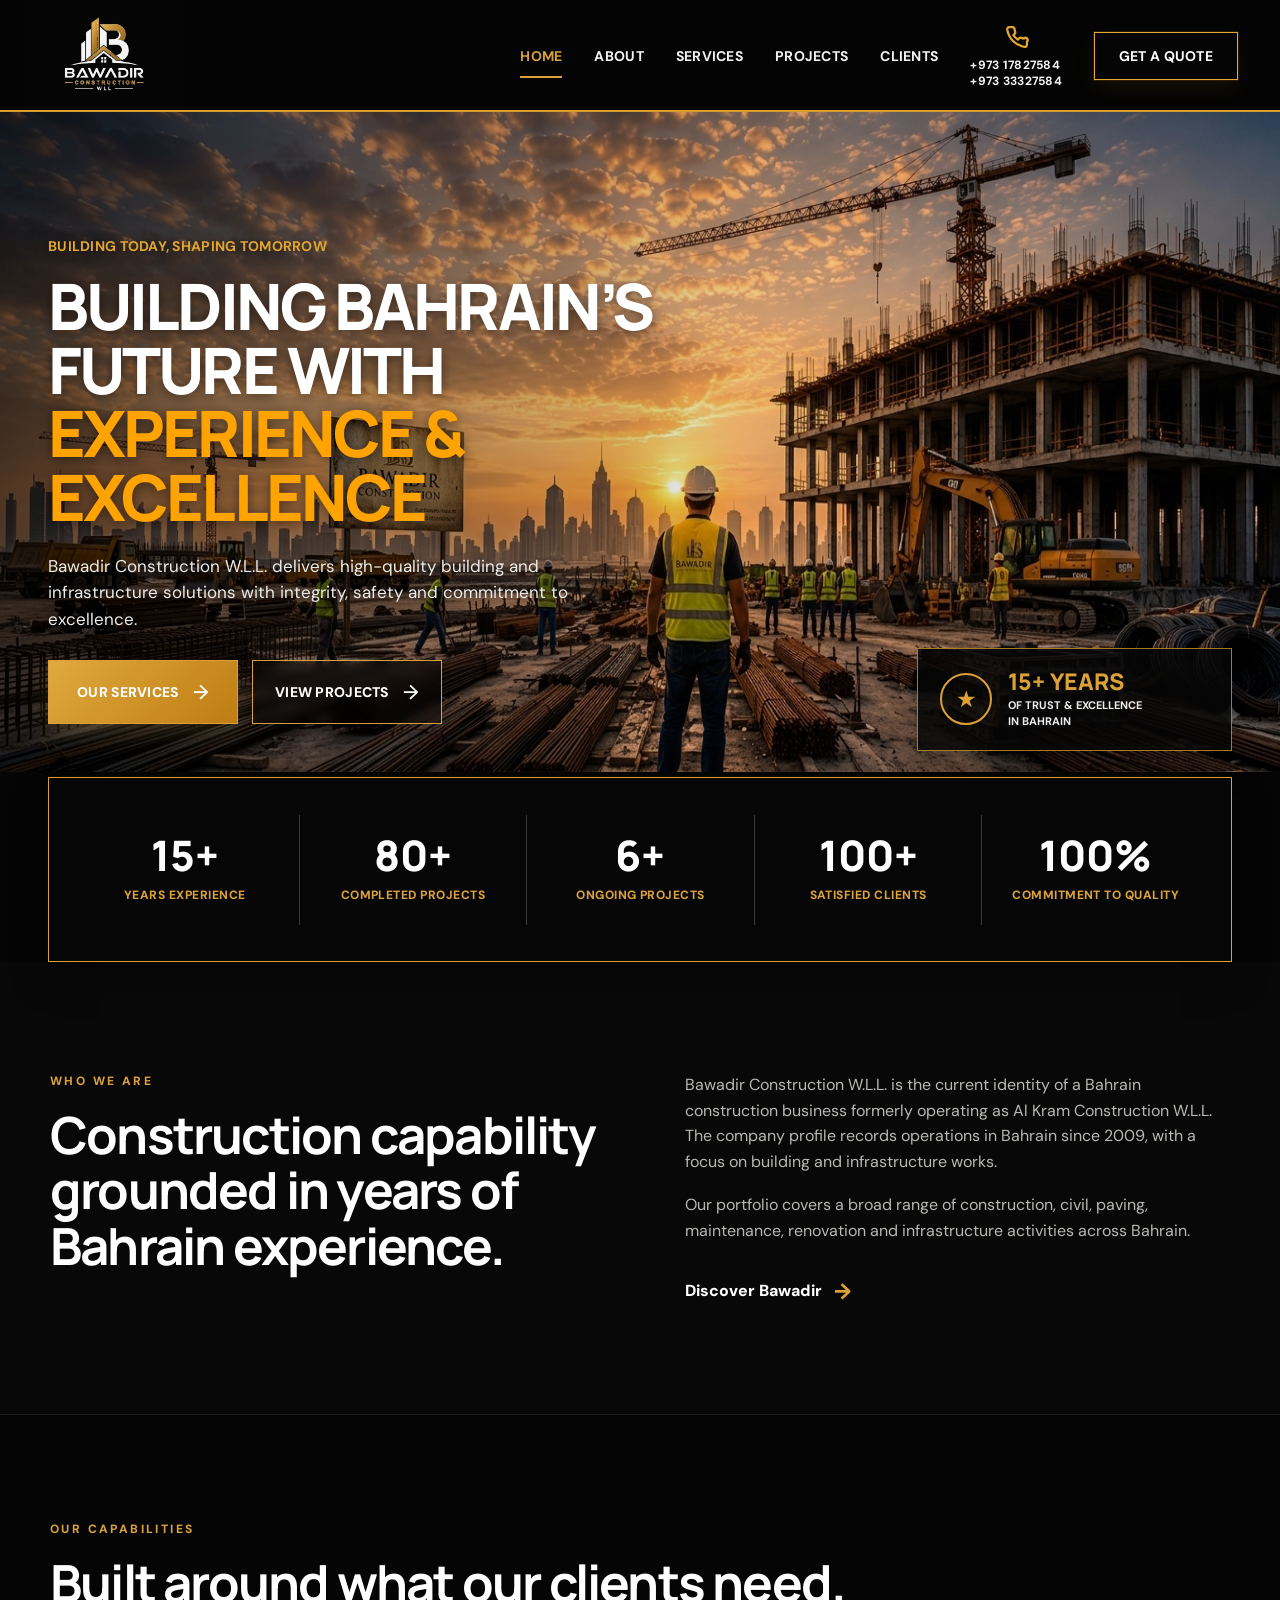
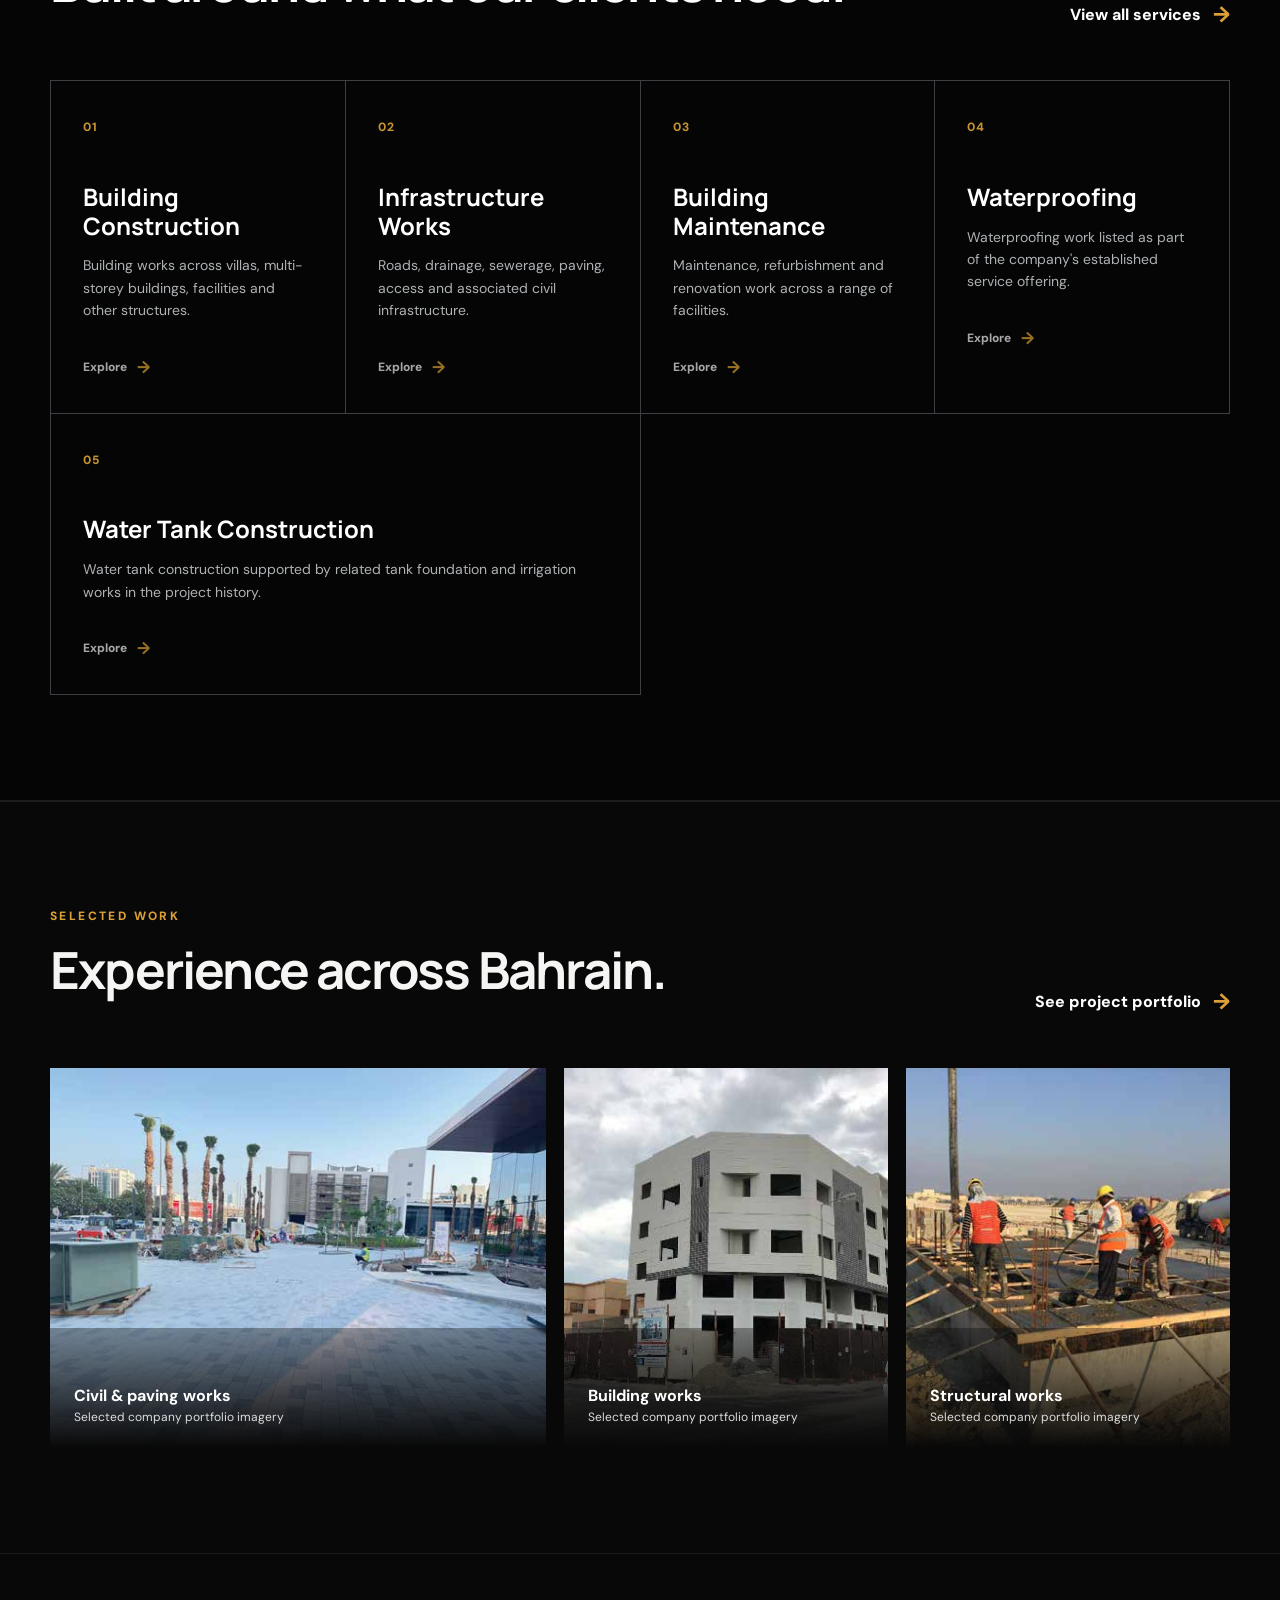
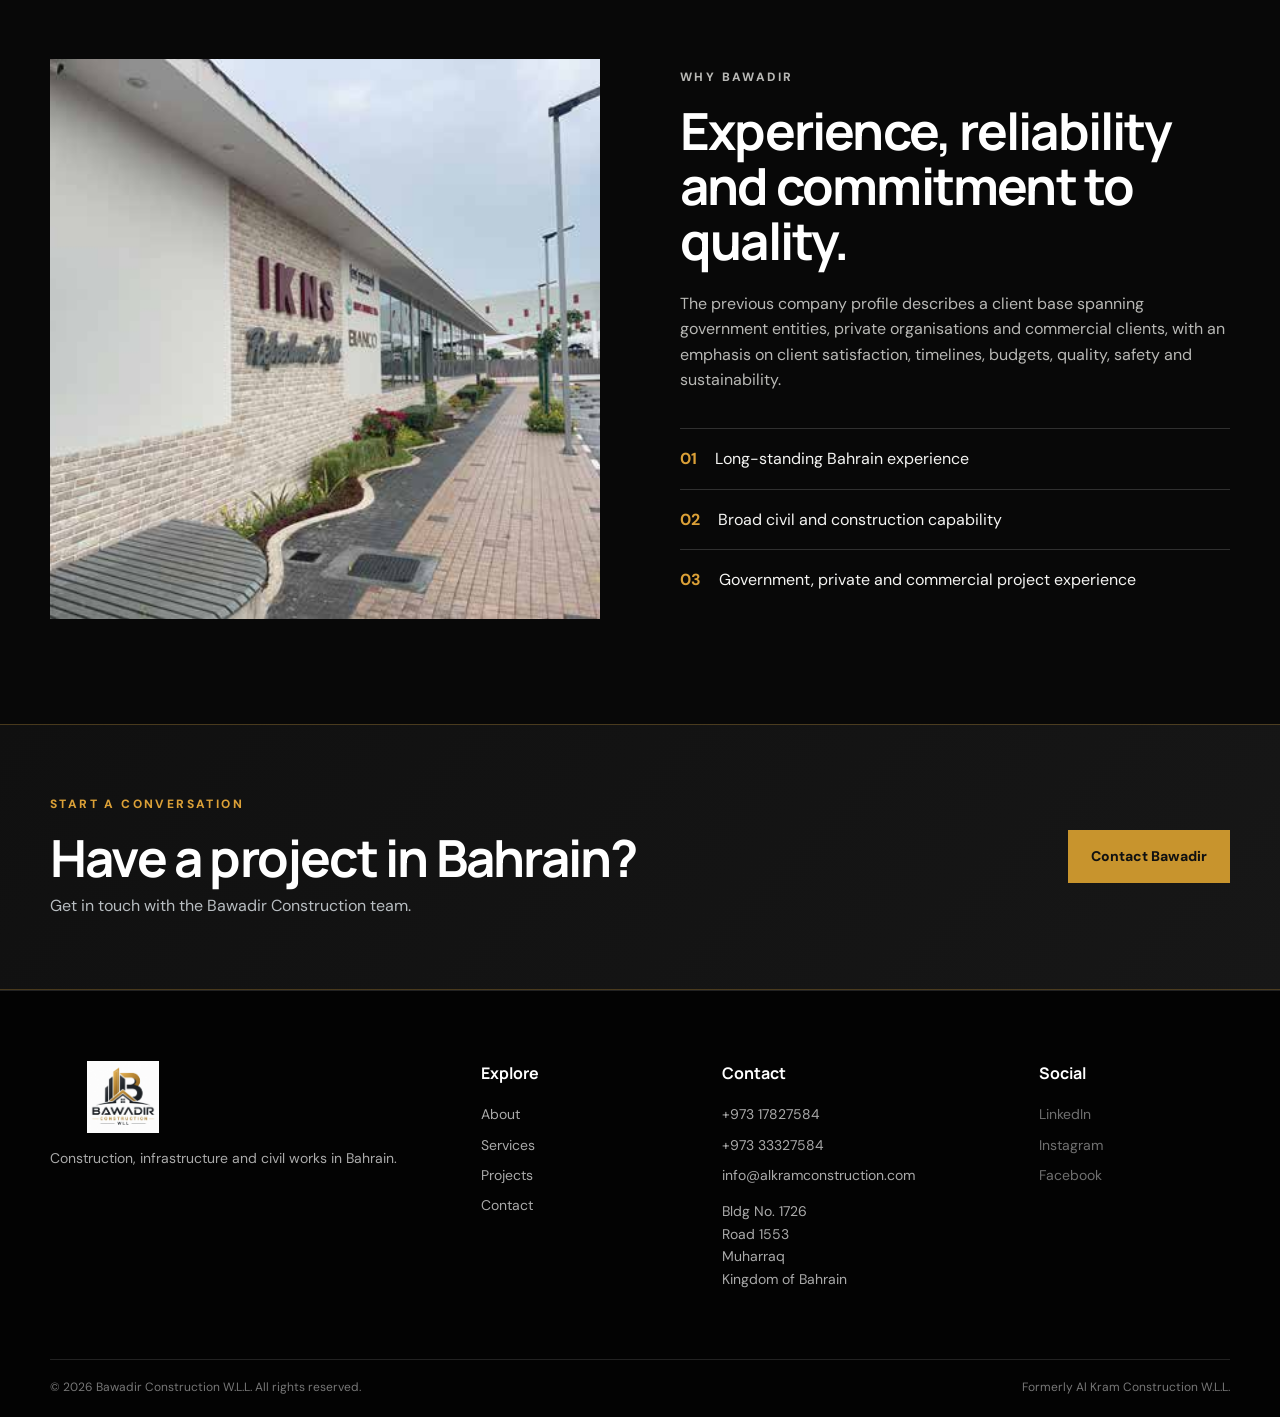
<file: index.html>
<!doctype html>
<html lang="en">
<head>
  <meta charset="utf-8">
  <meta name="viewport" content="width=device-width, initial-scale=1">
  <title>Bawadir Construction W.L.L. | Construction & Infrastructure | Bahrain</title>
  <meta name="description" content="Bawadir Construction W.L.L. is a Bahrain-based construction company with experience in building construction, infrastructure works, maintenance, waterproofing and water tank construction.">
  <meta name="theme-color" content="#c8942d">
  <link rel="icon" href="assets/logo.jpg">
  <link rel="preconnect" href="https://fonts.googleapis.com">
  <link rel="preconnect" href="https://fonts.gstatic.com" crossorigin>
  <link href="https://fonts.googleapis.com/css2?family=DM+Sans:wght@400;500;600;700&family=Manrope:wght@600;700;800&display=swap" rel="stylesheet">
  <link rel="stylesheet" href="styles.css">
  <style>
    /* Mobile home hero refinement only */
    @media (max-width: 850px) {
      body.home-dark .hero-home-dark .hero-media {
        background-image:
          linear-gradient(90deg,rgba(0,0,0,.68) 0%,rgba(0,0,0,.45) 45%,rgba(0,0,0,.26) 72%,rgba(0,0,0,0) 100%),
          url('assets/bawadir-hero-final.png') !important;
      }
    }

    body.home-dark .hero-home-dark h1 span {
      color: #ffa300;
    }
  </style>
</head>
<body class="home-dark">
  <header class="site-header" id="site-header">
  <div class="nav-wrap">
    <a class="brand" href="index.html" aria-label="Bawadir Construction home"><img src="assets/logo-dark.png" alt="Bawadir Construction W.L.L. logo"></a>
    <button class="menu-toggle" aria-label="Open navigation" aria-expanded="false">☰</button>
    <nav class="nav" aria-label="Primary navigation">
      <a class="active" href="index.html">Home</a>
      <a href="about.html">About</a>
      <a href="services.html">Services</a>
      <a href="projects.html">Projects</a>
      <a href="about.html#clients">Clients</a>
      <span class="header-phone" aria-label="Bawadir phone numbers"><span class="phone-icon" aria-hidden="true"><svg viewBox="0 0 24 24" fill="none" stroke="currentColor" stroke-width="2.2" stroke-linecap="round" stroke-linejoin="round"><path d="M22 16.92v3a2 2 0 0 1-2.18 2A19.8 19.8 0 0 1 3.08 5.18 2 2 0 0 1 5.06 3h3a2 2 0 0 1 2 1.72c.12.9.33 1.77.63 2.61a2 2 0 0 1-.45 2.11L9 10.71a16 16 0 0 0 4.29 4.29l1.27-1.27a2 2 0 0 1 2.11-.45c.84.3 1.71.51 2.61.63A2 2 0 0 1 22 16.92z"/></svg></span><span class="phone-numbers"><a href="tel:+97317827584">+973 17827584</a><a href="tel:+97333327584">+973 33327584</a></span></span>
      <a href="contact.html" class="nav-cta">Get a Quote</a>
    </nav>
  </div>
</header>

  <main>
    <section class="hero hero-light hero-home-dark">
      <div class="hero-media" aria-hidden="true"></div>
      <div class="container hero-content">
        <div class="hero-main">
          <p class="eyebrow">BUILDING TODAY, SHAPING TOMORROW</p>
          <h1>Building Bahrain’s<br>future with <span>experience &amp; excellence</span></h1>
          <p class="hero-copy">Bawadir Construction W.L.L. delivers high-quality building and infrastructure solutions with integrity, safety and commitment to excellence.</p>
          <div class="hero-actions">
            <a class="button button-gold" href="services.html">Our services <b>→</b></a>
            <a class="button button-outline" href="projects.html">View projects <b>→</b></a>
          </div>
        </div>
        <div class="hero-trust" aria-label="15 plus years of trust and excellence in Bahrain">
          <span class="trust-icon">★</span>
          <div><strong>15+ YEARS</strong><small>OF TRUST &amp; EXCELLENCE<br>IN BAHRAIN</small></div>
        </div>
        <div class="hero-stats hero-stats-card">
          <div><strong>15+</strong><span>YEARS EXPERIENCE</span></div>
          <div><strong>80+</strong><span>COMPLETED PROJECTS</span></div>
          <div><strong>6+</strong><span>ONGOING PROJECTS</span></div>
          <div><strong>100+</strong><span>SATISFIED CLIENTS</span></div>
          <div><strong>100%</strong><span>COMMITMENT TO QUALITY</span></div>
        </div>
      </div>
    </section>

    <section class="section intro-section">
      <div class="container two-col">
        <div>
          <p class="eyebrow">WHO WE ARE</p>
          <h2>Construction capability grounded in years of Bahrain experience.</h2>
        </div>
        <div class="body-copy">
          <p>Bawadir Construction W.L.L. is the current identity of a Bahrain construction business formerly operating as Al Kram Construction W.L.L. The company profile records operations in Bahrain since 2009, with a focus on building and infrastructure works.</p>
          <p>Our portfolio covers a broad range of construction, civil, paving, maintenance, renovation and infrastructure activities across Bahrain.</p>
          <a class="text-link" href="about.html">Discover Bawadir <span>→</span></a>
        </div>
      </div>
    </section>

    <section class="section dark-section">
      <div class="container">
        <div class="section-heading light-heading">
          <div><p class="eyebrow">OUR CAPABILITIES</p><h2>Built around what our clients need.</h2></div>
          <a class="text-link light-link" href="services.html">View all services <span>→</span></a>
        </div>
        <div class="service-grid">
          <article class="service-card"><span>01</span><h3>Building Construction</h3><p>Building works across villas, multi-storey buildings, facilities and other structures.</p><a href="services.html">Explore <b>→</b></a></article>
          <article class="service-card"><span>02</span><h3>Infrastructure Works</h3><p>Roads, drainage, sewerage, paving, access and associated civil infrastructure.</p><a href="services.html">Explore <b>→</b></a></article>
          <article class="service-card"><span>03</span><h3>Building Maintenance</h3><p>Maintenance, refurbishment and renovation work across a range of facilities.</p><a href="services.html">Explore <b>→</b></a></article>
          <article class="service-card"><span>04</span><h3>Waterproofing</h3><p>Waterproofing work listed as part of the company's established service offering.</p><a href="services.html">Explore <b>→</b></a></article>
          <article class="service-card service-card-wide"><span>05</span><h3>Water Tank Construction</h3><p>Water tank construction supported by related tank foundation and irrigation works in the project history.</p><a href="services.html">Explore <b>→</b></a></article>
        </div>
      </div>
    </section>

    <section class="section projects-preview">
      <div class="container">
        <div class="section-heading">
          <div><p class="eyebrow">SELECTED WORK</p><h2>Experience across Bahrain.</h2></div>
          <a class="text-link" href="projects.html">See project portfolio <span>→</span></a>
        </div>
        <div class="photo-grid">
          <figure class="photo-card photo-large"><img src="assets/projects/img-095.jpg" alt="Paved outdoor project area in Bahrain"><figcaption><strong>Civil & paving works</strong><span>Selected company portfolio imagery</span></figcaption></figure>
          <figure class="photo-card"><img src="assets/projects/img-031.jpg" alt="Multi-storey building under construction"><figcaption><strong>Building works</strong><span>Selected company portfolio imagery</span></figcaption></figure>
          <figure class="photo-card"><img src="assets/projects/img-084.jpg" alt="Construction team working on a building structure"><figcaption><strong>Structural works</strong><span>Selected company portfolio imagery</span></figcaption></figure>
        </div>
      </div>
    </section>

    <section class="section values-section" id="clients">
      <div class="container value-layout">
        <div class="value-image"><img src="assets/projects/img-101.jpg" alt="Completed commercial facility and surrounding works"></div>
        <div class="value-content">
          <p class="eyebrow">WHY BAWADIR</p>
          <h2>Experience, reliability and commitment to quality.</h2>
          <p>The previous company profile describes a client base spanning government entities, private organisations and commercial clients, with an emphasis on client satisfaction, timelines, budgets, quality, safety and sustainability.</p>
          <div class="mini-points">
            <div><b>01</b><span>Long-standing Bahrain experience</span></div>
            <div><b>02</b><span>Broad civil and construction capability</span></div>
            <div><b>03</b><span>Government, private and commercial project experience</span></div>
          </div>
        </div>
      </div>
    </section>

    <section class="cta-section">
      <div class="container cta-inner">
        <div><p class="eyebrow">START A CONVERSATION</p><h2>Have a project in Bahrain?</h2><p>Get in touch with the Bawadir Construction team.</p></div>
        <a class="button button-gold" href="contact.html">Contact Bawadir</a>
      </div>
    </section>
  </main>

  <footer class="footer">
    <div class="container footer-grid">
      <div><img class="footer-logo" src="assets/logo.jpg" alt="Bawadir Construction W.L.L."><p>Construction, infrastructure and civil works in Bahrain.</p></div>
      <div><h4>Explore</h4><a href="about.html">About</a><a href="services.html">Services</a><a href="projects.html">Projects</a><a href="contact.html">Contact</a></div>
      <div><h4>Contact</h4><a href="tel:+97317827584">+973 17827584</a><a href="tel:+97333327584">+973 33327584</a><a href="mailto:info@alkramconstruction.com">info@alkramconstruction.com</a><p>Bldg No. 1726, Road 1553<br>Muharraq, Kingdom of Bahrain</p></div>
      <div><h4>Social</h4><a class="placeholder" href="#" aria-label="LinkedIn placeholder">LinkedIn</a><a class="placeholder" href="#" aria-label="Instagram placeholder">Instagram</a><a class="placeholder" href="#" aria-label="Facebook placeholder">Facebook</a></div>
    </div>
    <div class="container footer-bottom"><span>© <span id="year"></span> Bawadir Construction W.L.L. All rights reserved.</span><span>Formerly Al Kram Construction W.L.L.</span></div>
  </footer>
  <script src="config.js"></script><script src="script.js"></script>
</body>
</html>
</file>
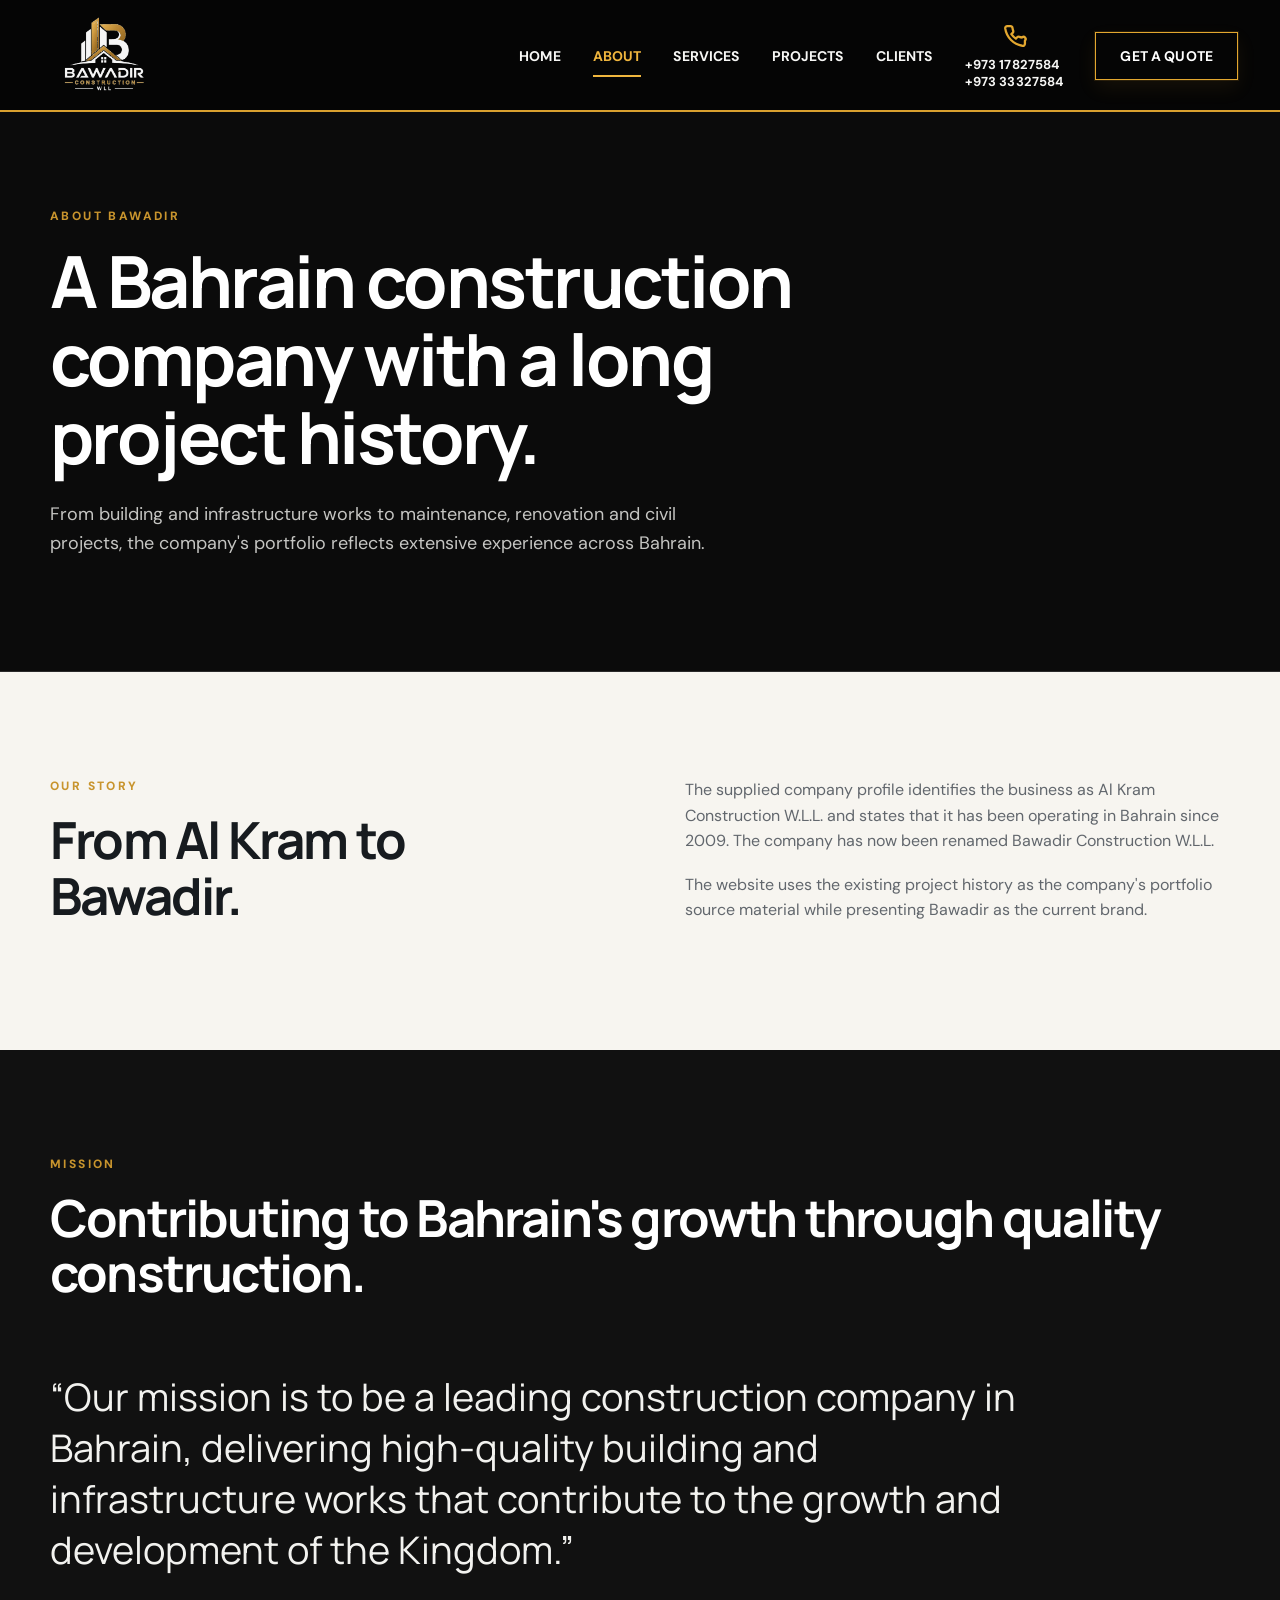
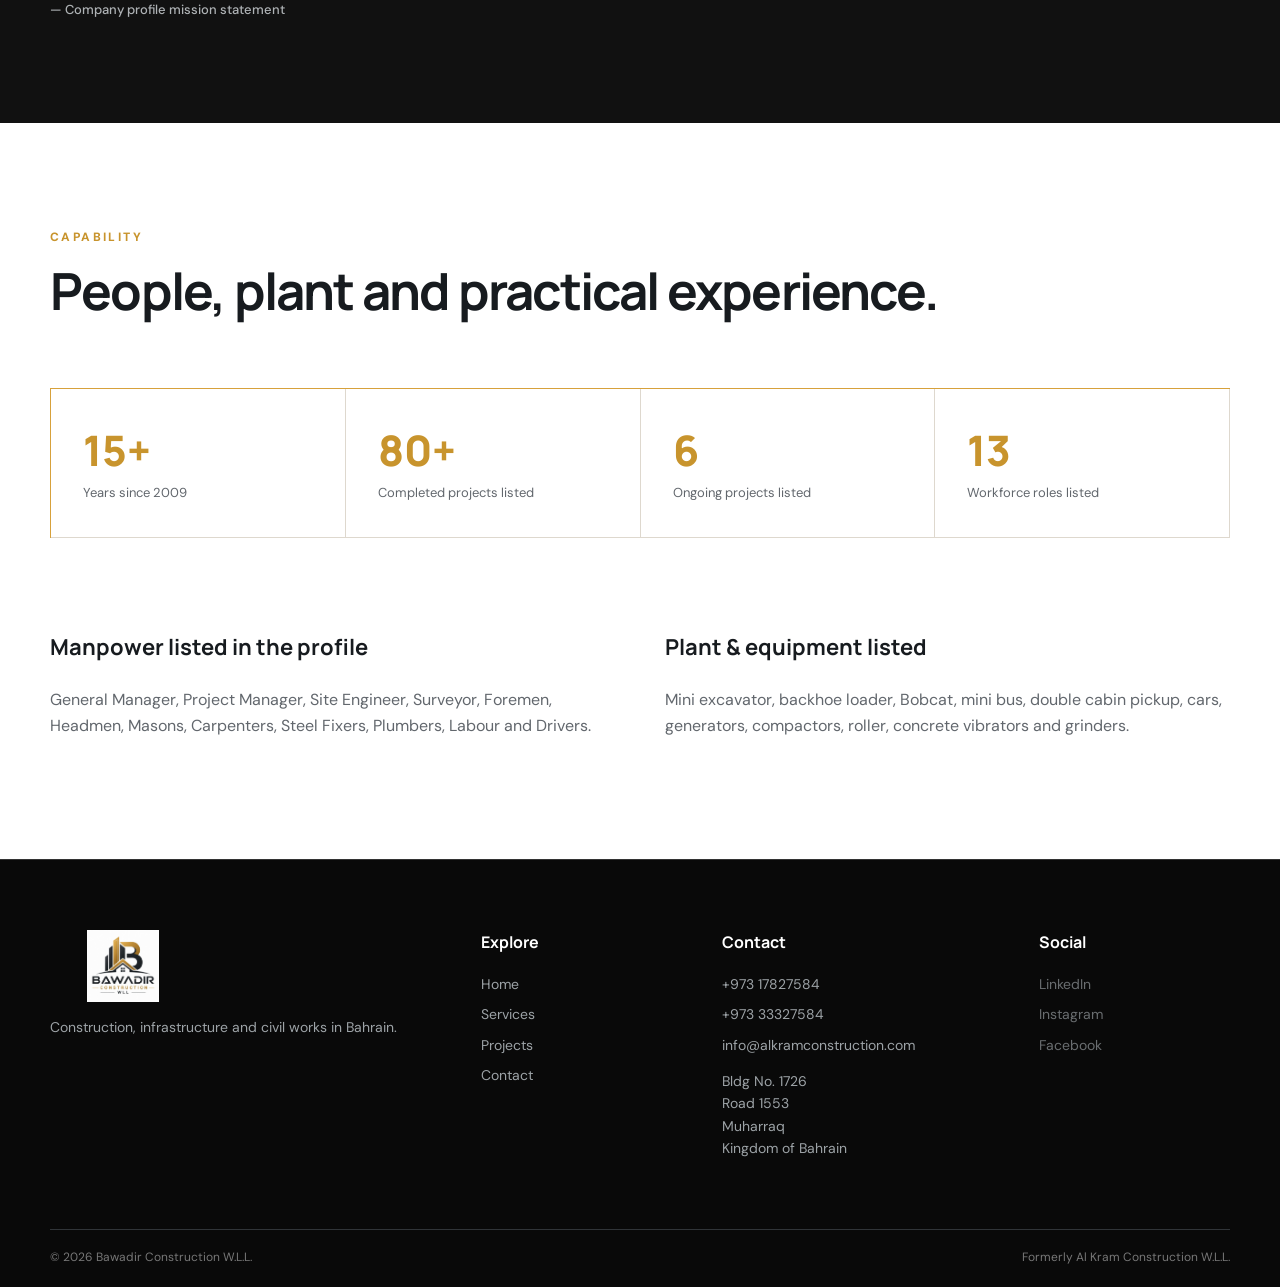
<file: about.html>
<!doctype html><html lang="en"><head><meta charset="utf-8"><meta name="viewport" content="width=device-width, initial-scale=1"><title>About | Bawadir Construction W.L.L.</title><meta name="description" content="About Bawadir Construction W.L.L., a Bahrain construction company operating since 2009 under its former Al Kram identity."><link rel="icon" href="assets/logo.jpg"><link rel="preconnect" href="https://fonts.googleapis.com"><link rel="preconnect" href="https://fonts.gstatic.com" crossorigin><link href="https://fonts.googleapis.com/css2?family=DM+Sans:wght@400;500;600;700&family=Manrope:wght@600;700;800&display=swap" rel="stylesheet"><link rel="stylesheet" href="styles.css"></head><body class="about-page">
<header class="site-header" id="site-header">
  <div class="nav-wrap">
    <a class="brand" href="index.html" aria-label="Bawadir Construction home"><img src="assets/logo-dark.png" alt="Bawadir Construction W.L.L. logo"></a>
    <button class="menu-toggle" aria-label="Open navigation" aria-expanded="false">☰</button>
    <nav class="nav" aria-label="Primary navigation">
      <a href="index.html">Home</a>
      <a class="active" href="about.html">About</a>
      <a href="services.html">Services</a>
      <a href="projects.html">Projects</a>
      <a href="about.html#clients">Clients</a>
      <span class="header-phone" aria-label="Bawadir phone numbers"><span class="phone-icon" aria-hidden="true"><svg viewBox="0 0 24 24" fill="none" stroke="currentColor" stroke-width="2.2" stroke-linecap="round" stroke-linejoin="round"><path d="M22 16.92v3a2 2 0 0 1-2.18 2A19.8 19.8 0 0 1 3.08 5.18 2 2 0 0 1 5.06 3h3a2 2 0 0 1 2 1.72c.12.9.33 1.77.63 2.61a2 2 0 0 1-.45 2.11L9 10.71a16 16 0 0 0 4.29 4.29l1.27-1.27a2 2 0 0 1 2.11-.45c.84.3 1.71.51 2.61.63A2 2 0 0 1 22 16.92z"/></svg></span><span class="phone-numbers"><a href="tel:+97317827584">+973 17827584</a><a href="tel:+97333327584">+973 33327584</a></span></span>
      <a href="contact.html" class="nav-cta">Get a Quote</a>
    </nav>
  </div>
</header>
<main><section class="page-hero"><div class="container"><p class="eyebrow">ABOUT BAWADIR</p><h1>A Bahrain construction company with a long project history.</h1><p>From building and infrastructure works to maintenance, renovation and civil projects, the company's portfolio reflects extensive experience across Bahrain.</p></div></section>
<section class="section"><div class="container two-col"><div><p class="eyebrow">OUR STORY</p><h2>From Al Kram to Bawadir.</h2></div><div class="body-copy"><p>The supplied company profile identifies the business as Al Kram Construction W.L.L. and states that it has been operating in Bahrain since 2009. The company has now been renamed Bawadir Construction W.L.L.</p><p>The website uses the existing project history as the company's portfolio source material while presenting Bawadir as the current brand.</p></div></div></section>
<section class="section sand-section"><div class="container"><div class="section-heading"><div><p class="eyebrow">MISSION</p><h2>Contributing to Bahrain's growth through quality construction.</h2></div></div><div class="quote">“Our mission is to be a leading construction company in Bahrain, delivering high-quality building and infrastructure works that contribute to the growth and development of the Kingdom.”<span>— Company profile mission statement</span></div></div></section>
<section class="section"><div class="container"><div class="section-heading"><div><p class="eyebrow">CAPABILITY</p><h2>People, plant and practical experience.</h2></div></div><div class="stats-grid"><div><strong>15+</strong><span>Years since 2009</span></div><div><strong>80+</strong><span>Completed projects listed</span></div><div><strong>6</strong><span>Ongoing projects listed</span></div><div><strong>13</strong><span>Workforce roles listed</span></div></div><div class="two-col detail-cols"><div><h3>Manpower listed in the profile</h3><p>General Manager, Project Manager, Site Engineer, Surveyor, Foremen, Headmen, Masons, Carpenters, Steel Fixers, Plumbers, Labour and Drivers.</p></div><div><h3>Plant & equipment listed</h3><p>Mini excavator, backhoe loader, Bobcat, mini bus, double cabin pickup, cars, generators, compactors, roller, concrete vibrators and grinders.</p></div></div></div></section></main>
<footer class="footer"><div class="container footer-grid"><div><img class="footer-logo" src="assets/logo.jpg" alt="Bawadir Construction W.L.L."><p>Construction, infrastructure and civil works in Bahrain.</p></div><div><h4>Explore</h4><a href="index.html">Home</a><a href="services.html">Services</a><a href="projects.html">Projects</a><a href="contact.html">Contact</a></div><div><h4>Contact</h4><a href="tel:+97317827584">+973 17827584</a><a href="tel:+97333327584">+973 33327584</a><a href="mailto:info@alkramconstruction.com">info@alkramconstruction.com</a><p>Bldg No. 1726, Road 1553<br>Muharraq, Kingdom of Bahrain</p></div><div><h4>Social</h4><a class="placeholder" href="#">LinkedIn</a><a class="placeholder" href="#">Instagram</a><a class="placeholder" href="#">Facebook</a></div></div><div class="container footer-bottom"><span>© <span id="year"></span> Bawadir Construction W.L.L.</span><span>Formerly Al Kram Construction W.L.L.</span></div></footer><script src="config.js"></script><script src="script.js"></script></body></html>
</file>
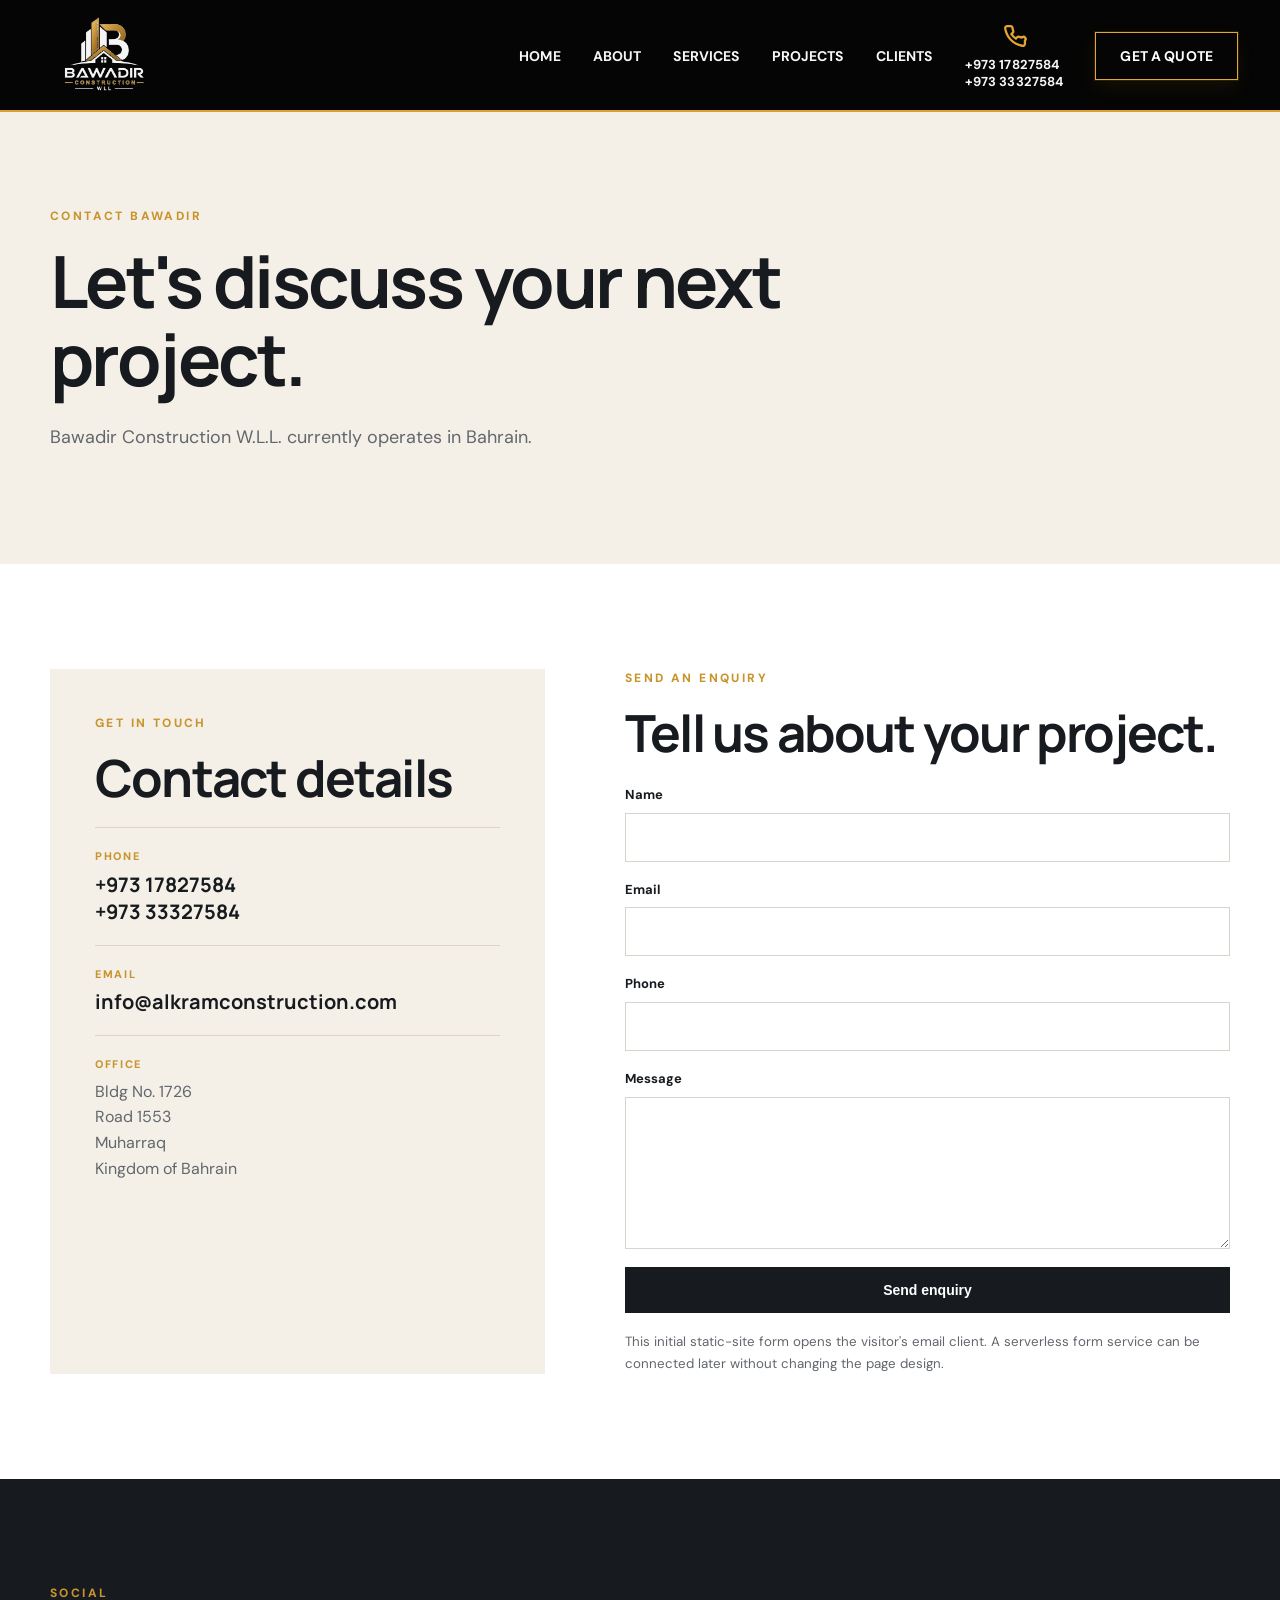
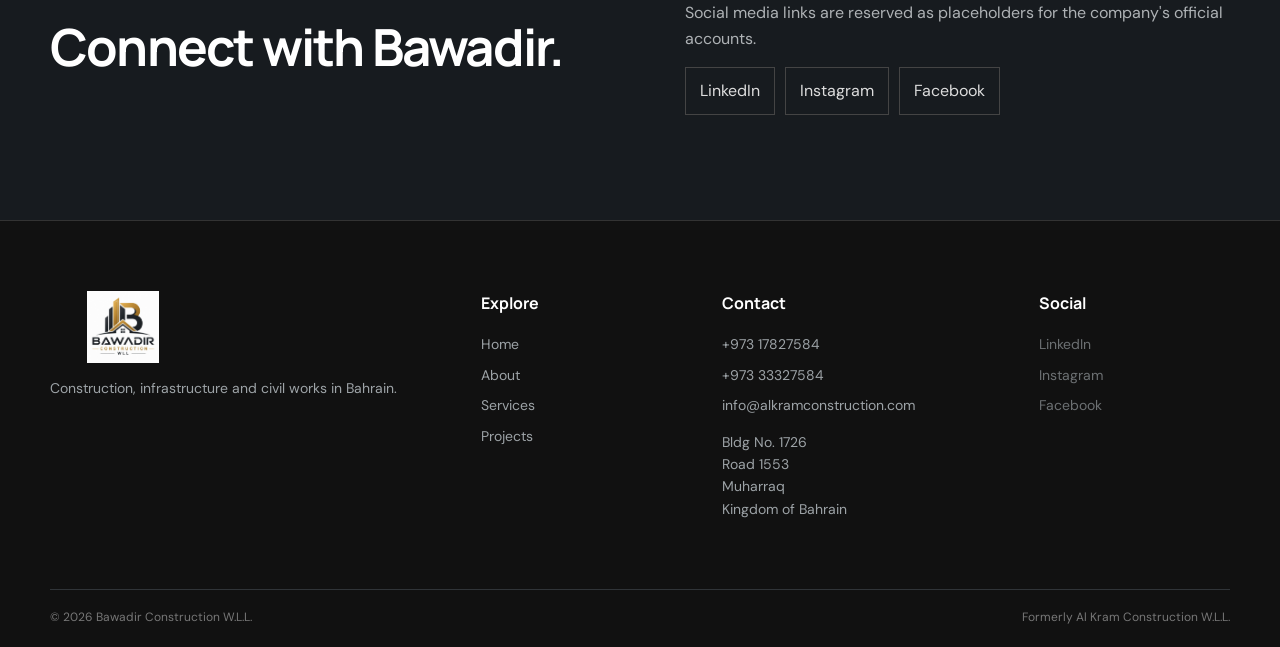
<file: contact.html>
<!doctype html><html lang="en"><head><meta charset="utf-8"><meta name="viewport" content="width=device-width, initial-scale=1"><title>Contact | Bawadir Construction W.L.L.</title><meta name="description" content="Contact Bawadir Construction W.L.L. in Muharraq, Bahrain."><link rel="icon" href="assets/logo.jpg"><link rel="preconnect" href="https://fonts.googleapis.com"><link rel="preconnect" href="https://fonts.gstatic.com" crossorigin><link href="https://fonts.googleapis.com/css2?family=DM+Sans:wght@400;500;600;700&family=Manrope:wght@600;700;800&display=swap" rel="stylesheet"><link rel="stylesheet" href="styles.css"></head><body>
<header class="site-header" id="site-header">
  <div class="nav-wrap">
    <a class="brand" href="index.html" aria-label="Bawadir Construction home"><img src="assets/logo-dark.png" alt="Bawadir Construction W.L.L. logo"></a>
    <button class="menu-toggle" aria-label="Open navigation" aria-expanded="false">☰</button>
    <nav class="nav" aria-label="Primary navigation">
      <a href="index.html">Home</a>
      <a href="about.html">About</a>
      <a href="services.html">Services</a>
      <a href="projects.html">Projects</a>
      <a href="about.html#clients">Clients</a>
      <span class="header-phone" aria-label="Bawadir phone numbers"><span class="phone-icon" aria-hidden="true"><svg viewBox="0 0 24 24" fill="none" stroke="currentColor" stroke-width="2.2" stroke-linecap="round" stroke-linejoin="round"><path d="M22 16.92v3a2 2 0 0 1-2.18 2A19.8 19.8 0 0 1 3.08 5.18 2 2 0 0 1 5.06 3h3a2 2 0 0 1 2 1.72c.12.9.33 1.77.63 2.61a2 2 0 0 1-.45 2.11L9 10.71a16 16 0 0 0 4.29 4.29l1.27-1.27a2 2 0 0 1 2.11-.45c.84.3 1.71.51 2.61.63A2 2 0 0 1 22 16.92z"/></svg></span><span class="phone-numbers"><a href="tel:+97317827584">+973 17827584</a><a href="tel:+97333327584">+973 33327584</a></span></span>
      <a href="contact.html" class="nav-cta">Get a Quote</a>
    </nav>
  </div>
</header>
<main><section class="page-hero"><div class="container"><p class="eyebrow">CONTACT BAWADIR</p><h1>Let's discuss your next project.</h1><p>Bawadir Construction W.L.L. currently operates in Bahrain.</p></div></section><section class="section"><div class="container contact-grid"><div class="contact-card"><p class="eyebrow">GET IN TOUCH</p><h2>Contact details</h2><div class="contact-item"><span>Phone</span><a href="tel:+97317827584">+973 17827584</a><a href="tel:+97333327584">+973 33327584</a></div><div class="contact-item"><span>Email</span><a href="mailto:info@alkramconstruction.com">info@alkramconstruction.com</a></div><div class="contact-item"><span>Office</span><p>Bldg No. 1726<br>Road 1553<br>Muharraq<br>Kingdom of Bahrain</p></div></div><div class="contact-form-wrap"><p class="eyebrow">SEND AN ENQUIRY</p><h2>Tell us about your project.</h2><form class="contact-form" action="mailto:info@alkramconstruction.com" method="post" enctype="text/plain"><label>Name<input name="name" required></label><label>Email<input type="email" name="email" required></label><label>Phone<input name="phone"></label><label>Message<textarea name="message" rows="6" required></textarea></label><button class="button button-dark" type="submit">Send enquiry</button><small>This initial static-site form opens the visitor's email client. A serverless form service can be connected later without changing the page design.</small></form></div></div></section><section class="section dark-section"><div class="container two-col light-copy"><div><p class="eyebrow">SOCIAL</p><h2>Connect with Bawadir.</h2></div><div><p>Social media links are reserved as placeholders for the company's official accounts.</p><div class="social-placeholders"><a href="#">LinkedIn</a><a href="#">Instagram</a><a href="#">Facebook</a></div></div></div></section></main>
<footer class="footer"><div class="container footer-grid"><div><img class="footer-logo" src="assets/logo.jpg" alt="Bawadir Construction W.L.L."><p>Construction, infrastructure and civil works in Bahrain.</p></div><div><h4>Explore</h4><a href="index.html">Home</a><a href="about.html">About</a><a href="services.html">Services</a><a href="projects.html">Projects</a></div><div><h4>Contact</h4><a href="tel:+97317827584">+973 17827584</a><a href="tel:+97333327584">+973 33327584</a><a href="mailto:info@alkramconstruction.com">info@alkramconstruction.com</a><p>Bldg No. 1726, Road 1553<br>Muharraq, Kingdom of Bahrain</p></div><div><h4>Social</h4><a class="placeholder" href="#">LinkedIn</a><a class="placeholder" href="#">Instagram</a><a class="placeholder" href="#">Facebook</a></div></div><div class="container footer-bottom"><span>© <span id="year"></span> Bawadir Construction W.L.L.</span><span>Formerly Al Kram Construction W.L.L.</span></div></footer><script src="config.js"></script><script src="script.js"></script></body></html>
</file>
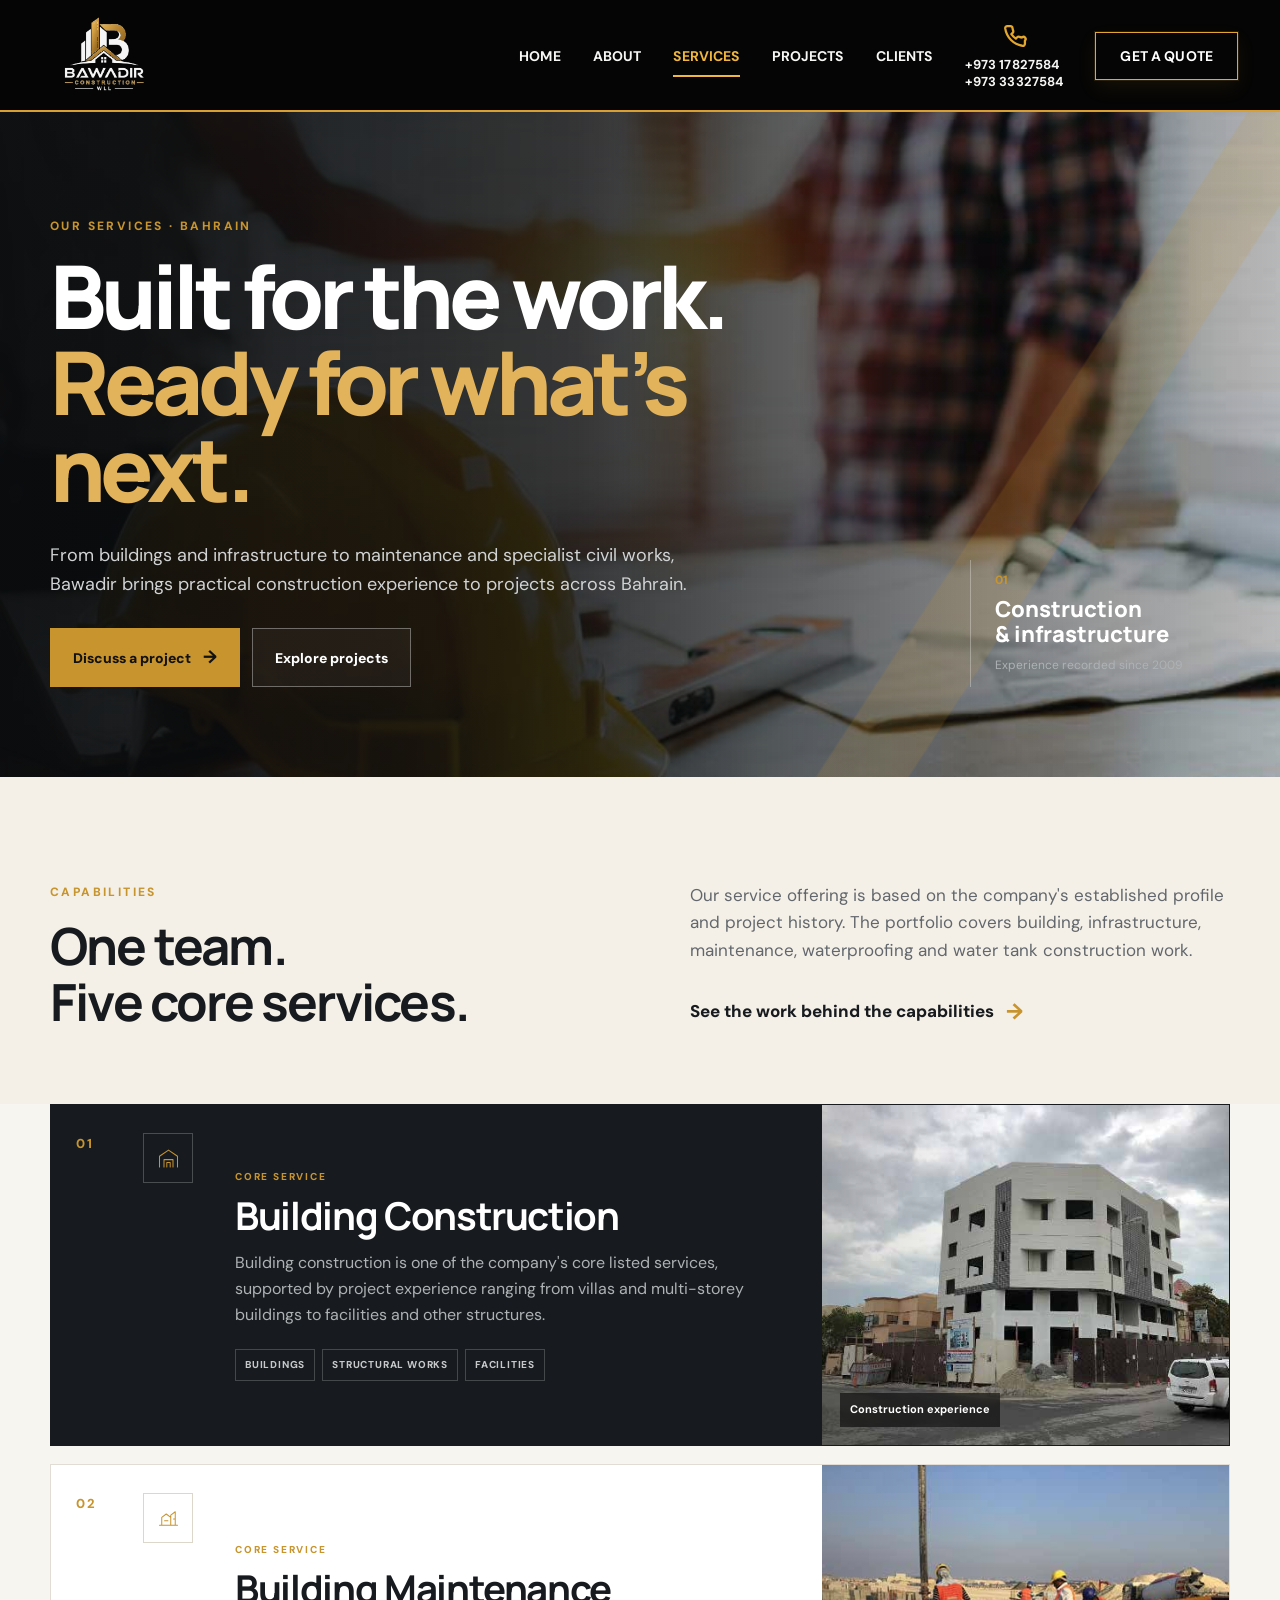
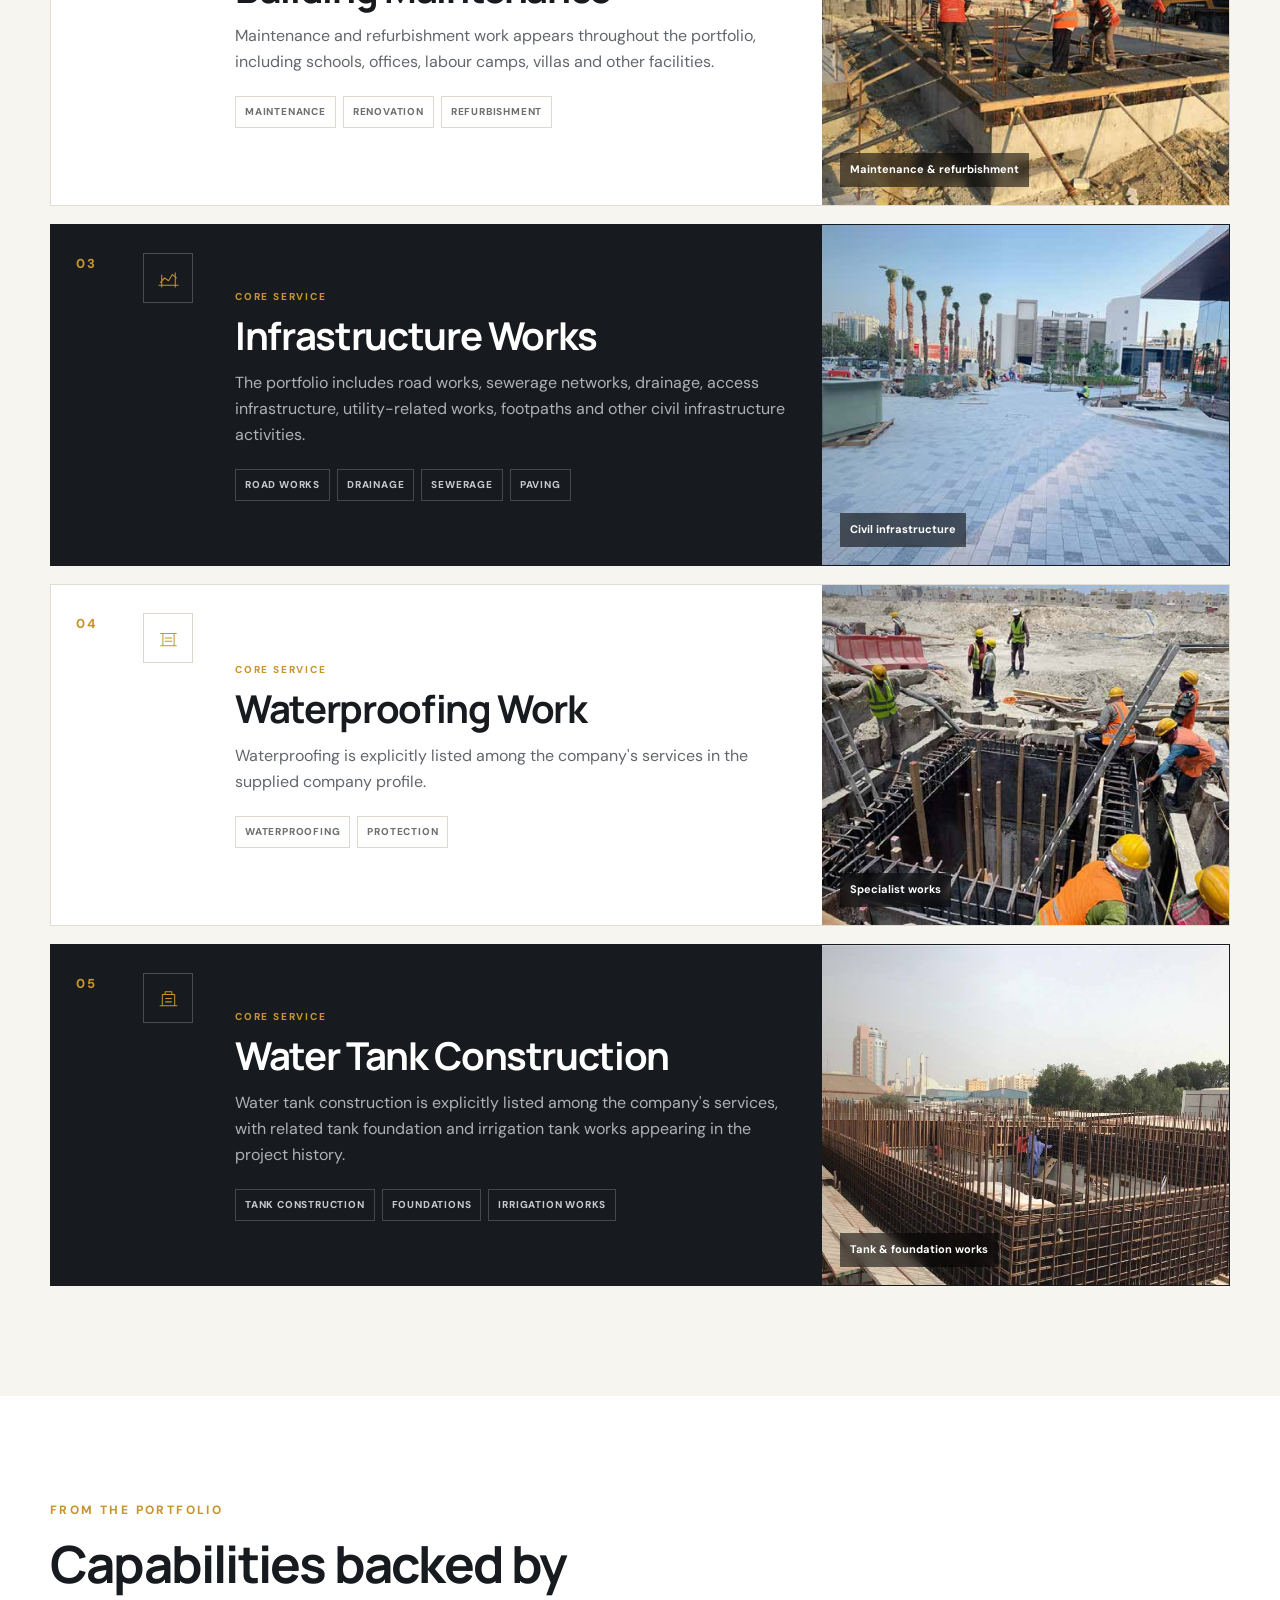
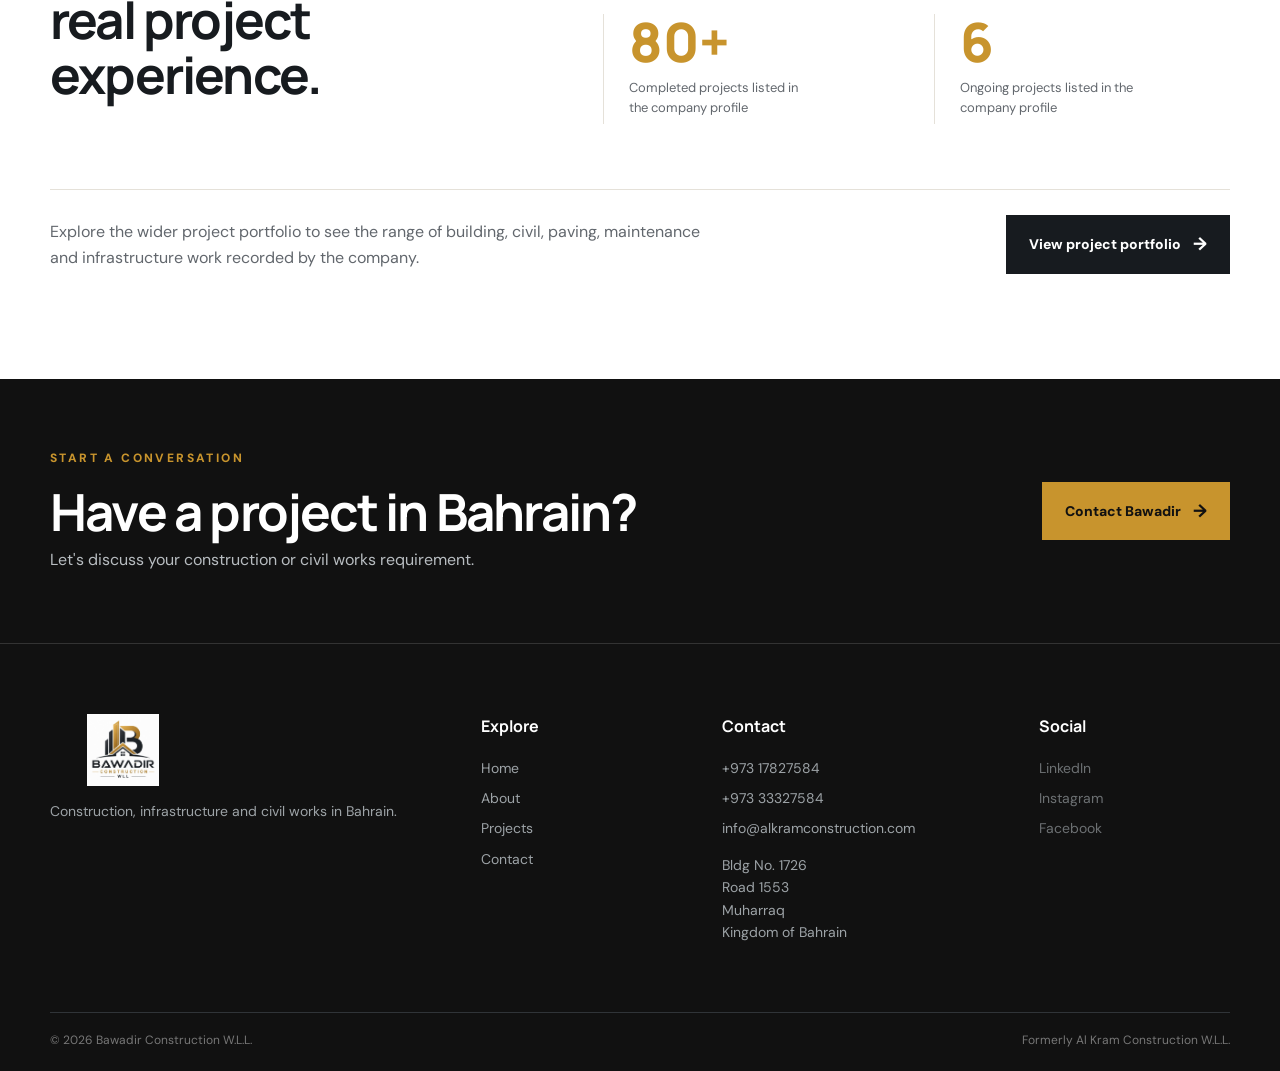
<file: services.html>
<!doctype html><html lang="en"><head><meta charset="utf-8"><meta name="viewport" content="width=device-width, initial-scale=1"><title>Services | Bawadir Construction W.L.L.</title><meta name="description" content="Bawadir Construction W.L.L. services include building construction, building maintenance, infrastructure works, waterproofing and water tank construction in Bahrain."><link rel="icon" href="assets/logo.jpg"><link rel="preconnect" href="https://fonts.googleapis.com"><link rel="preconnect" href="https://fonts.gstatic.com" crossorigin><link href="https://fonts.googleapis.com/css2?family=DM+Sans:wght@400;500;600;700&family=Manrope:wght@600;700;800&display=swap" rel="stylesheet"><link rel="stylesheet" href="styles.css"></head><body>
<header class="site-header" id="site-header">
  <div class="nav-wrap">
    <a class="brand" href="index.html" aria-label="Bawadir Construction home"><img src="assets/logo-dark.png" alt="Bawadir Construction W.L.L. logo"></a>
    <button class="menu-toggle" aria-label="Open navigation" aria-expanded="false">☰</button>
    <nav class="nav" aria-label="Primary navigation">
      <a href="index.html">Home</a>
      <a href="about.html">About</a>
      <a class="active" href="services.html">Services</a>
      <a href="projects.html">Projects</a>
      <a href="about.html#clients">Clients</a>
      <span class="header-phone" aria-label="Bawadir phone numbers"><span class="phone-icon" aria-hidden="true"><svg viewBox="0 0 24 24" fill="none" stroke="currentColor" stroke-width="2.2" stroke-linecap="round" stroke-linejoin="round"><path d="M22 16.92v3a2 2 0 0 1-2.18 2A19.8 19.8 0 0 1 3.08 5.18 2 2 0 0 1 5.06 3h3a2 2 0 0 1 2 1.72c.12.9.33 1.77.63 2.61a2 2 0 0 1-.45 2.11L9 10.71a16 16 0 0 0 4.29 4.29l1.27-1.27a2 2 0 0 1 2.11-.45c.84.3 1.71.51 2.61.63A2 2 0 0 1 22 16.92z"/></svg></span><span class="phone-numbers"><a href="tel:+97317827584">+973 17827584</a><a href="tel:+97333327584">+973 33327584</a></span></span>
      <a href="contact.html" class="nav-cta">Get a Quote</a>
    </nav>
  </div>
</header>
<main>
<section class="services-hero"><div class="services-hero-bg"></div><div class="container services-hero-inner"><div class="services-hero-copy"><p class="eyebrow">OUR SERVICES · BAHRAIN</p><h1>Built for the work.<br><span>Ready for what’s next.</span></h1><p>From buildings and infrastructure to maintenance and specialist civil works, Bawadir brings practical construction experience to projects across Bahrain.</p><div class="hero-actions"><a class="button button-gold" href="contact.html">Discuss a project <span>→</span></a><a class="button services-outline-button" href="projects.html">Explore projects</a></div></div><div class="services-hero-note"><span>01</span><strong>Construction<br>& infrastructure</strong><small>Experience recorded since 2009</small></div></div></section>

<section class="section services-intro"><div class="container services-intro-grid"><div><p class="eyebrow">CAPABILITIES</p><h2>One team.<br>Five core services.</h2></div><div class="services-intro-copy"><p>Our service offering is based on the company's established profile and project history. The portfolio covers building, infrastructure, maintenance, waterproofing and water tank construction work.</p><a class="text-link" href="projects.html">See the work behind the capabilities <span>→</span></a></div></div></section>

<section class="services-showcase"><div class="container"><div class="services-list">
<article class="service-feature service-feature-dark"><div class="service-feature-number">01</div><div class="service-feature-icon" aria-hidden="true"><svg viewBox="0 0 48 48"><path d="M8 39V20l16-11 16 11v19M16 39V26h16v13M21 39V31h6v8"/></svg></div><div class="service-feature-content"><p class="service-kicker">CORE SERVICE</p><h2>Building Construction</h2><p>Building construction is one of the company's core listed services, supported by project experience ranging from villas and multi-storey buildings to facilities and other structures.</p><div class="service-tags"><span>Buildings</span><span>Structural works</span><span>Facilities</span></div></div><div class="service-feature-image"><img src="assets/projects/img-031.jpg" alt="Building construction project imagery"><span>Construction experience</span></div></article>

<article class="service-feature"><div class="service-feature-number">02</div><div class="service-feature-icon" aria-hidden="true"><svg viewBox="0 0 48 48"><path d="M8 36h32M12 36V22l8-6 8 6v14M28 36V18l8-6v24M17 28h6M33 25h3"/></svg></div><div class="service-feature-content"><p class="service-kicker">CORE SERVICE</p><h2>Building Maintenance</h2><p>Maintenance and refurbishment work appears throughout the portfolio, including schools, offices, labour camps, villas and other facilities.</p><div class="service-tags"><span>Maintenance</span><span>Renovation</span><span>Refurbishment</span></div></div><div class="service-feature-image"><img src="assets/projects/img-084.jpg" alt="Building maintenance and construction imagery"><span>Maintenance & refurbishment</span></div></article>

<article class="service-feature service-feature-dark"><div class="service-feature-number">03</div><div class="service-feature-icon" aria-hidden="true"><svg viewBox="0 0 48 48"><path d="M7 36h34M10 31l7-8 7 5 7-11 7 6M12 39V18M36 39V14"/></svg></div><div class="service-feature-content"><p class="service-kicker">CORE SERVICE</p><h2>Infrastructure Works</h2><p>The portfolio includes road works, sewerage networks, drainage, access infrastructure, utility-related works, footpaths and other civil infrastructure activities.</p><div class="service-tags"><span>Road works</span><span>Drainage</span><span>Sewerage</span><span>Paving</span></div></div><div class="service-feature-image"><img src="assets/projects/img-095.jpg" alt="Infrastructure and paving project imagery"><span>Civil infrastructure</span></div></article>

<article class="service-feature"><div class="service-feature-number">04</div><div class="service-feature-icon" aria-hidden="true"><svg viewBox="0 0 48 48"><path d="M10 15h28M14 15v22M34 15v22M10 37h28M18 23h12M18 29h12"/></svg></div><div class="service-feature-content"><p class="service-kicker">CORE SERVICE</p><h2>Waterproofing Work</h2><p>Waterproofing is explicitly listed among the company's services in the supplied company profile.</p><div class="service-tags"><span>Waterproofing</span><span>Protection</span></div></div><div class="service-feature-image service-feature-image-tall"><img src="assets/projects/img-046.jpg" alt="Construction project imagery"><span>Specialist works</span></div></article>

<article class="service-feature service-feature-dark"><div class="service-feature-number">05</div><div class="service-feature-icon" aria-hidden="true"><svg viewBox="0 0 48 48"><path d="M9 37h30M13 37V17h22v20M18 17v-5h12v5M19 24h10M19 30h10"/></svg></div><div class="service-feature-content"><p class="service-kicker">CORE SERVICE</p><h2>Water Tank Construction</h2><p>Water tank construction is explicitly listed among the company's services, with related tank foundation and irrigation tank works appearing in the project history.</p><div class="service-tags"><span>Tank construction</span><span>Foundations</span><span>Irrigation works</span></div></div><div class="service-feature-image"><img src="assets/projects/img-044.jpg" alt="Construction foundation and civil works imagery"><span>Tank & foundation works</span></div></article>
</div></div></section>

<section class="section services-proof"><div class="container"><div class="services-proof-grid"><div><p class="eyebrow">FROM THE PORTFOLIO</p><h2>Capabilities backed by real project experience.</h2></div><div class="proof-stat"><strong>80+</strong><span>Completed projects listed in the company profile</span></div><div class="proof-stat"><strong>6</strong><span>Ongoing projects listed in the company profile</span></div></div><div class="services-proof-bottom"><p>Explore the wider project portfolio to see the range of building, civil, paving, maintenance and infrastructure work recorded by the company.</p><a class="button button-dark" href="projects.html">View project portfolio <span>→</span></a></div></div></section>

<section class="cta-section"><div class="container cta-inner"><div><p class="eyebrow">START A CONVERSATION</p><h2>Have a project in Bahrain?</h2><p>Let's discuss your construction or civil works requirement.</p></div><a class="button button-gold" href="contact.html">Contact Bawadir <span>→</span></a></div></section>
</main>
<footer class="footer"><div class="container footer-grid"><div><img class="footer-logo" src="assets/logo.jpg" alt="Bawadir Construction W.L.L."><p>Construction, infrastructure and civil works in Bahrain.</p></div><div><h4>Explore</h4><a href="index.html">Home</a><a href="about.html">About</a><a href="projects.html">Projects</a><a href="contact.html">Contact</a></div><div><h4>Contact</h4><a href="tel:+97317827584">+973 17827584</a><a href="tel:+97333327584">+973 33327584</a><a href="mailto:info@alkramconstruction.com">info@alkramconstruction.com</a><p>Bldg No. 1726, Road 1553<br>Muharraq, Kingdom of Bahrain</p></div><div><h4>Social</h4><a class="placeholder" href="#">LinkedIn</a><a class="placeholder" href="#">Instagram</a><a class="placeholder" href="#">Facebook</a></div></div><div class="container footer-bottom"><span>© <span id="year"></span> Bawadir Construction W.L.L.</span><span>Formerly Al Kram Construction W.L.L.</span></div></footer><script src="config.js"></script><script src="script.js"></script></body></html>
</file>
<file: styles.css>
:root{--ink:#171b1f;--muted:#62676d;--gold:#c8942d;--gold2:#e2b35a;--sand:#f5f0e7;--white:#fff;--line:#e5e1d9;--max:1180px}*{box-sizing:border-box}html{scroll-behavior:smooth}body{margin:0;color:var(--ink);background:#fff;font-family:'DM Sans',Arial,sans-serif;line-height:1.6}img{max-width:100%;display:block}a{color:inherit;text-decoration:none}.container{width:min(var(--max),calc(100% - 48px));margin:auto}.site-header{position:sticky;top:0;z-index:20;background:rgba(255,255,255,.96);backdrop-filter:blur(12px);border-bottom:1px solid var(--line)}.nav-wrap{height:88px;display:flex;align-items:center;justify-content:space-between}.brand img{width:142px;height:72px;object-fit:contain}.nav{display:flex;align-items:center;gap:30px;font-size:14px;font-weight:700}.nav a{padding:9px 0;position:relative}.nav a.active:after{content:'';position:absolute;height:2px;left:0;right:0;bottom:0;background:var(--gold)}.nav .nav-cta{padding:12px 20px;background:var(--ink);color:#fff}.menu-toggle{display:none;border:0;background:none;font-size:27px}.hero{min-height:720px;position:relative;display:flex;align-items:center;overflow:hidden;background:#111}.hero-media{position:absolute;inset:0;background:linear-gradient(90deg,rgba(10,12,14,.9),rgba(10,12,14,.56),rgba(10,12,14,.18)),url('assets/projects/img-031.jpg') center/cover}.hero-content{position:relative;color:#fff;padding:100px 0 90px}.eyebrow{font-size:12px;letter-spacing:.2em;font-weight:800;color:var(--gold);margin:0 0 16px}.hero h1,.page-hero h1,h2{font-family:'Manrope',Arial,sans-serif;line-height:1.08;letter-spacing:-.035em}.hero h1{font-size:clamp(44px,6vw,78px);max-width:820px;margin:0}.hero h1 span{color:var(--gold2)}.hero-copy{font-size:18px;max-width:650px;color:#e4e4e4;margin:28px 0}.hero-actions{display:flex;gap:12px;flex-wrap:wrap}.button{display:inline-flex;align-items:center;justify-content:center;padding:14px 22px;font-weight:800;font-size:14px;border:1px solid transparent;cursor:pointer}.button-gold{background:var(--gold);color:#111}.button-light{background:#fff;color:#111}.button-dark{background:var(--ink);color:#fff}.hero-stats{display:flex;gap:48px;margin-top:78px;flex-wrap:wrap}.hero-stats div{display:flex;flex-direction:column;border-left:1px solid rgba(255,255,255,.35);padding-left:16px}.hero-stats strong{font-family:'Manrope';font-size:26px}.hero-stats span{font-size:12px;color:#ccc}.section{padding:105px 0}.intro-section{background:#fff}.two-col{display:grid;grid-template-columns:1fr 1fr;gap:90px;align-items:start}h2{font-size:clamp(34px,4vw,52px);margin:0 0 22px}.body-copy{color:var(--muted);font-size:16px}.body-copy p{margin:0 0 18px}.text-link{font-weight:800;color:var(--ink);display:inline-flex;gap:12px;align-items:center;margin-top:12px}.text-link span{color:var(--gold);font-size:22px}.dark-section{background:var(--ink);color:#fff}.section-heading{display:flex;justify-content:space-between;gap:30px;align-items:end;margin-bottom:48px}.light-heading h2{color:#fff}.light-link{color:#fff}.service-grid{display:grid;grid-template-columns:repeat(4,1fr);border-top:1px solid #3c4044;border-left:1px solid #3c4044}.service-card{padding:32px;border-right:1px solid #3c4044;border-bottom:1px solid #3c4044;min-height:260px}.service-card span,.service-number{color:var(--gold);font-weight:800;font-size:12px;letter-spacing:.1em}.service-card h3{font-family:'Manrope';font-size:24px;line-height:1.2;margin:44px 0 12px}.service-card p{color:#aeb2b5;font-size:14px}.photo-grid{display:grid;grid-template-columns:1.3fr .85fr .85fr;gap:18px}.photo-card{margin:0;position:relative;overflow:hidden;background:var(--sand);min-height:380px}.photo-card img{width:100%;height:100%;object-fit:cover}.photo-card figcaption{position:absolute;left:0;right:0;bottom:0;padding:55px 24px 20px;color:#fff;background:linear-gradient(transparent,rgba(0,0,0,.85));display:flex;flex-direction:column}.photo-card figcaption span{font-size:12px;color:#ddd}.values-section{background:var(--sand)}.value-layout{display:grid;grid-template-columns:1fr 1fr;gap:80px;align-items:center}.value-image{height:560px;overflow:hidden}.value-image img{width:100%;height:100%;object-fit:cover}.value-content>p:not(.eyebrow){color:var(--muted);max-width:600px}.mini-points{margin-top:35px}.mini-points div{display:flex;gap:18px;padding:17px 0;border-top:1px solid #d8d1c4}.mini-points b{color:var(--gold)}.cta-section{background:#111;color:#fff;padding:70px 0}.cta-inner{display:flex;justify-content:space-between;align-items:center;gap:30px}.cta-inner h2{margin:0 0 8px}.cta-inner p:last-child{margin:0;color:#b8bdc1}.footer{background:#111;color:#fff;border-top:1px solid #333;padding:70px 0 20px}.footer-grid{display:grid;grid-template-columns:2fr 1fr 1.4fr 1fr;gap:50px}.footer-logo{width:145px;height:72px;object-fit:contain;margin-bottom:10px}.footer p,.footer a{color:#9da3a7;font-size:14px}.footer h4{font-family:'Manrope';margin:0 0 17px}.footer a{display:block;margin:0 0 8px}.footer .placeholder{opacity:.65}.footer-bottom{border-top:1px solid #303438;margin-top:55px;padding-top:18px;display:flex;justify-content:space-between;gap:20px;color:#777;font-size:12px}.page-hero{padding:115px 0 95px;background:var(--sand)}.page-hero h1{font-size:clamp(42px,6vw,72px);max-width:900px;margin:0 0 25px}.page-hero p:last-child{max-width:700px;color:var(--muted);font-size:18px}.sand-section{background:var(--sand)}.quote{font-family:'Manrope';font-size:clamp(24px,3vw,38px);line-height:1.35;max-width:1000px}.quote span{display:block;font:500 13px 'DM Sans';color:var(--muted);margin-top:25px}.stats-grid{display:grid;grid-template-columns:repeat(4,1fr);border-top:1px solid var(--line);border-left:1px solid var(--line);margin:40px 0 70px}.stats-grid div{padding:32px;border-right:1px solid var(--line);border-bottom:1px solid var(--line)}.stats-grid strong{display:block;font:800 42px 'Manrope';color:var(--gold)}.stats-grid span{color:var(--muted);font-size:13px}.detail-cols{gap:50px}.detail-cols h3{font-family:'Manrope';font-size:22px}.detail-cols p{color:var(--muted)}.service-detail-grid{display:grid;grid-template-columns:repeat(2,1fr);gap:0;border-top:1px solid var(--line);border-left:1px solid var(--line)}.service-detail-grid article{padding:42px;border-right:1px solid var(--line);border-bottom:1px solid var(--line);min-height:300px}.service-detail-grid h2{font-size:32px;margin-top:40px}.service-detail-grid p{color:var(--muted)}.service-image{padding:0!important;overflow:hidden}.service-image img{width:100%;height:100%;object-fit:cover}.filter-row{display:flex;gap:8px;margin-bottom:35px;flex-wrap:wrap}.filter{border:1px solid var(--line);background:#fff;padding:11px 17px;font:700 13px 'DM Sans';cursor:pointer}.filter.active{background:var(--ink);color:#fff}.project-gallery{display:grid;grid-template-columns:repeat(3,1fr);gap:22px}.project-card{border:1px solid var(--line);background:#fff}.project-image{height:245px;background:var(--sand);position:relative;overflow:hidden}.project-image img{width:100%;height:100%;object-fit:cover}.project-image>span{position:absolute;top:13px;left:13px;background:var(--gold);padding:6px 9px;font-size:10px;font-weight:800;text-transform:uppercase}.image-placeholder{height:100%;display:grid;place-items:center;text-align:center;color:#8f8a7e;font:800 16px 'Manrope';letter-spacing:.08em}.project-info{padding:22px}.project-info small{color:var(--gold);font-weight:800;text-transform:uppercase;font-size:10px;letter-spacing:.12em}.project-info h3{font:700 18px/1.35 'Manrope';margin:10px 0 0}.contact-grid{display:grid;grid-template-columns:.9fr 1.1fr;gap:80px}.contact-card{background:var(--sand);padding:45px}.contact-item{border-top:1px solid #ddd4c6;padding:20px 0;display:flex;flex-direction:column}.contact-item span{font-size:11px;text-transform:uppercase;letter-spacing:.15em;font-weight:800;color:var(--gold);margin-bottom:5px}.contact-item a{font:700 20px 'Manrope'}.contact-item p{margin:0;color:var(--muted)}.contact-form{display:grid;gap:18px;margin-top:25px}.contact-form label{display:grid;gap:7px;font-weight:700;font-size:13px}.contact-form input,.contact-form textarea{border:1px solid #d8d4cc;padding:13px;font:inherit;background:#fff}.contact-form small{color:var(--muted)}.light-copy{color:#fff}.light-copy p:not(.eyebrow){color:#aeb2b5}.social-placeholders{display:flex;gap:10px;flex-wrap:wrap}.social-placeholders a{border:1px solid #444;padding:10px 14px;color:#ddd}.nav-cta.active:after{display:none}
@media(max-width:900px){.nav{gap:18px}.service-grid{grid-template-columns:1fr 1fr}.photo-grid{grid-template-columns:1fr 1fr}.photo-large{grid-row:span 2}.value-layout,.two-col,.contact-grid{grid-template-columns:1fr;gap:40px}.footer-grid{grid-template-columns:1fr 1fr}.project-gallery{grid-template-columns:1fr 1fr}.stats-grid{grid-template-columns:1fr 1fr}.cta-inner{align-items:flex-start;flex-direction:column}}
@media(max-width:700px){.container{width:min(var(--max),calc(100% - 30px))}.nav-wrap{height:72px}.brand img{width:125px;height:60px}.menu-toggle{display:block}.nav{display:none;position:absolute;top:72px;left:0;right:0;background:#fff;border-bottom:1px solid var(--line);padding:15px;flex-direction:column;align-items:stretch;gap:0}.nav.open{display:flex}.nav a{padding:13px}.hero{min-height:650px}.hero-content{padding:80px 0}.hero-stats{margin-top:55px;gap:22px}.section{padding:75px 0}.section-heading{align-items:flex-start;flex-direction:column;margin-bottom:32px}.service-grid,.photo-grid,.project-gallery,.service-detail-grid,.footer-grid,.stats-grid{grid-template-columns:1fr}.photo-large{grid-row:auto}.photo-card{min-height:330px}.value-image{height:380px}.page-hero{padding:80px 0 65px}.contact-card{padding:28px}.footer-bottom{flex-direction:column}.service-detail-grid article{min-height:auto}}

/* Services page refresh */
.services-hero{position:relative;min-height:650px;background:#111;color:#fff;overflow:hidden;display:flex;align-items:center}.services-hero-bg{position:absolute;inset:0;background:linear-gradient(90deg,rgba(10,12,14,.96) 0%,rgba(10,12,14,.82) 45%,rgba(10,12,14,.28) 100%),url('assets/projects/img-103.jpg') center/cover}.services-hero-bg:after{content:'';position:absolute;right:-10%;top:-25%;width:52%;height:160%;background:linear-gradient(120deg,transparent 0 45%,rgba(200,148,45,.16) 45.2% 52%,transparent 52.2%);transform:rotate(3deg)}.services-hero-inner{position:relative;z-index:1;display:grid;grid-template-columns:minmax(0,1fr) 260px;gap:70px;align-items:end;padding:105px 0 90px}.services-hero-copy{max-width:800px}.services-hero h1{font:800 clamp(48px,7vw,88px)/.98 'Manrope';letter-spacing:-.055em;margin:0}.services-hero h1 span{color:var(--gold2)}.services-hero-copy>p:not(.eyebrow){max-width:660px;color:#d1d3d4;font-size:18px;margin:30px 0}.services-hero .button span,.services-proof-bottom .button span,.cta-section .button span{margin-left:12px;font-size:18px}.services-outline-button{border-color:rgba(255,255,255,.35);color:#fff;background:rgba(255,255,255,.04)}.services-hero-note{border-left:1px solid rgba(255,255,255,.3);padding:12px 0 12px 24px;display:flex;flex-direction:column;gap:9px}.services-hero-note span{font:800 12px 'DM Sans';color:var(--gold)}.services-hero-note strong{font:800 22px/1.15 'Manrope'}.services-hero-note small{color:#aeb2b5;font-size:12px}.services-intro{background:var(--sand);padding-bottom:75px}.services-intro-grid{display:grid;grid-template-columns:1fr 1fr;gap:100px;align-items:end}.services-intro h2{margin:0}.services-intro-copy{max-width:620px;color:var(--muted);font-size:17px}.services-intro-copy p{margin:0 0 18px}.services-showcase{background:#f7f5f0;padding:0 0 110px}.services-list{display:flex;flex-direction:column;gap:18px}.service-feature{position:relative;display:grid;grid-template-columns:70px 70px minmax(260px,1fr) minmax(310px,.72fr);gap:22px;align-items:stretch;min-height:340px;background:#fff;border:1px solid #e2ddd4;overflow:hidden;transition:transform .25s ease,box-shadow .25s ease}.service-feature:hover{transform:translateY(-4px);box-shadow:0 18px 45px rgba(20,22,24,.11)}.service-feature-dark{background:var(--ink);color:#fff;border-color:var(--ink)}.service-feature-number{padding:30px 0 0 25px;color:var(--gold);font:800 13px 'DM Sans';letter-spacing:.12em}.service-feature-icon{width:50px;height:50px;margin-top:28px;display:grid;place-items:center;border:1px solid #ddd6ca}.service-feature-dark .service-feature-icon{border-color:#4a4d50}.service-feature-icon svg{width:27px;height:27px;fill:none;stroke:var(--gold);stroke-width:1.8;stroke-linecap:round;stroke-linejoin:round}.service-feature-content{padding:28px 10px 28px 0;align-self:center}.service-kicker{font-size:10px;letter-spacing:.18em;font-weight:800;color:var(--gold);margin:0 0 10px}.service-feature-content h2{font-size:clamp(28px,3vw,42px);margin:0 0 14px}.service-feature-content>p:not(.service-kicker){color:var(--muted);max-width:560px;margin:0}.service-feature-dark .service-feature-content>p:not(.service-kicker){color:#aeb2b5}.service-tags{display:flex;gap:7px;flex-wrap:wrap;margin-top:22px}.service-tags span{font-size:10px;font-weight:800;text-transform:uppercase;letter-spacing:.08em;border:1px solid #ded8ce;padding:7px 9px;color:#6e706f}.service-feature-dark .service-tags span{border-color:#44484b;color:#c6c8c9}.service-feature-image{position:relative;min-height:340px;overflow:hidden}.service-feature-image:after{content:'';position:absolute;inset:0;background:linear-gradient(90deg,rgba(0,0,0,.16),transparent 45%)}.service-feature-image img{width:100%;height:100%;object-fit:cover;transition:transform .5s ease}.service-feature:hover .service-feature-image img{transform:scale(1.04)}.service-feature-image>span{position:absolute;z-index:1;bottom:18px;left:18px;color:#fff;font-size:11px;font-weight:700;background:rgba(0,0,0,.55);backdrop-filter:blur(5px);padding:8px 10px}.services-proof{background:#fff}.services-proof-grid{display:grid;grid-template-columns:1.4fr .8fr .8fr;gap:35px;align-items:end}.services-proof-grid h2{max-width:600px}.proof-stat{border-left:1px solid var(--line);padding:0 0 5px 25px}.proof-stat strong{display:block;font:800 54px/1 'Manrope';color:var(--gold)}.proof-stat span{display:block;color:var(--muted);font-size:13px;max-width:180px;margin-top:10px}.services-proof-bottom{border-top:1px solid var(--line);margin-top:65px;padding-top:25px;display:flex;justify-content:space-between;gap:35px;align-items:center}.services-proof-bottom p{max-width:650px;color:var(--muted);margin:0}.services-proof-bottom .button{flex:none}
@media(max-width:1000px){.services-hero-inner{grid-template-columns:1fr 210px;gap:40px}.service-feature{grid-template-columns:55px 60px minmax(220px,1fr) minmax(260px,.72fr)}.service-feature-number{padding-left:18px}.services-proof-grid{grid-template-columns:1fr 1fr}.services-proof-grid>div:first-child{grid-column:1/-1}}
@media(max-width:700px){.services-hero{min-height:650px}.services-hero-inner{grid-template-columns:1fr;gap:45px;padding:85px 0 60px}.services-hero-note{max-width:260px}.services-intro-grid{grid-template-columns:1fr;gap:25px}.services-intro{padding-bottom:60px}.service-feature{grid-template-columns:48px 55px 1fr;min-height:0}.service-feature-content{grid-column:2/-1;padding:20px 20px 28px 0}.service-feature-image{grid-column:1/-1;height:240px;min-height:240px;order:4}.service-feature-number{padding:24px 0 0 15px}.service-feature-icon{margin-top:22px;width:43px;height:43px}.service-feature-icon svg{width:23px;height:23px}.service-feature-content h2{font-size:31px}.services-proof-grid{grid-template-columns:1fr}.services-proof-grid>div:first-child{grid-column:auto}.proof-stat{padding:20px 0 0;border-left:0;border-top:1px solid var(--line)}.services-proof-bottom{align-items:flex-start;flex-direction:column}.services-proof-bottom .button{width:100%}}
.service-card{position:relative;transition:background .25s ease,transform .25s ease}.service-card:hover{background:#22262a;transform:translateY(-3px)}.service-card a{display:inline-flex;gap:10px;align-items:center;margin-top:18px;color:#ddd;font-size:12px;font-weight:800;opacity:.75}.service-card a b{color:var(--gold);font-size:17px}.service-card-wide{grid-column:span 2}.service-card-wide h3{max-width:340px}@media(max-width:900px){.service-card-wide{grid-column:auto}}@media(max-width:700px){.service-card-wide{grid-column:auto}}

/* Light homepage hero — premium black, white & gold direction */
.hero-light{min-height:720px;background:#fff;color:var(--ink);align-items:stretch}
.hero-light .hero-media{background:url('assets/hero-bawadir-light.jpg') right center/cover no-repeat;opacity:1}
.hero-light .hero-content{width:min(1180px,calc(100% - 48px));padding:92px 0 0;color:var(--ink);display:grid;grid-template-columns:minmax(0,1fr) 300px;grid-template-rows:1fr auto;align-items:center;gap:20px 30px;min-height:720px}
.hero-light .hero-main{position:relative;z-index:2;max-width:690px;align-self:center;padding-bottom:105px}
.hero-light .eyebrow{color:#b67d16;letter-spacing:.06em;font-size:13px;margin-bottom:18px}
.hero-light h1{font-size:clamp(46px,5.4vw,74px);color:#17191c;max-width:760px;margin:0;text-transform:uppercase}
.hero-light h1 span{color:#c8942d}
.hero-light .hero-copy{color:#303338;font-size:17px;max-width:590px;margin:25px 0 28px}
.hero-light .hero-actions{gap:14px}
.hero-light .hero-actions .button{min-width:184px;padding:15px 22px;text-transform:uppercase;letter-spacing:.02em}
.hero-light .hero-actions b{font-size:20px;margin-left:14px;font-weight:500}
.hero-light .button-gold{background:#d29a2c;color:#fff;box-shadow:0 8px 20px rgba(200,148,45,.18)}
.hero-light .button-outline{background:rgba(255,255,255,.86);border:1px solid #272a2e;color:#1b1d20;backdrop-filter:blur(4px)}
.hero-light .hero-trust{position:relative;z-index:2;align-self:end;margin-bottom:92px;background:rgba(255,255,255,.96);border:1px solid #eadcc2;box-shadow:0 12px 32px rgba(0,0,0,.12);padding:20px 22px;display:flex;gap:16px;align-items:center;justify-self:end;min-width:285px}
.hero-light .trust-icon{width:52px;height:52px;border:2px solid var(--gold);border-radius:50%;display:grid;place-items:center;color:var(--gold);font-size:23px;flex:none}
.hero-light .hero-trust strong{display:block;color:#c18a20;font:800 23px/1.1 'Manrope'}
.hero-light .hero-trust small{display:block;color:#222;font-size:11px;line-height:1.45;font-weight:700;margin-top:4px}
.hero-light .hero-stats-card{grid-column:1/-1;position:relative;z-index:3;margin:0 0 0;display:grid;grid-template-columns:repeat(5,1fr);gap:0;background:rgba(255,255,255,.97);border:1px solid #e7c77e;box-shadow:0 10px 28px rgba(0,0,0,.10);padding:25px 22px;min-height:150px;align-items:center}
.hero-light .hero-stats-card div{border-left:1px solid #d8d2c8;padding:0 18px;align-items:center;text-align:center}
.hero-light .hero-stats-card div:first-child{border-left:0}
.hero-light .hero-stats-card strong{color:#17191c;font:800 40px/1 'Manrope'}
.hero-light .hero-stats-card span{color:#bd831d;font-size:12px;font-weight:800;letter-spacing:.04em;margin-top:8px}
@media(max-width:1000px){.hero-light .hero-content{grid-template-columns:1fr 230px}.hero-light h1{font-size:clamp(42px,6vw,62px)}.hero-light .hero-stats-card{grid-template-columns:repeat(3,1fr);row-gap:22px}.hero-light .hero-stats-card div:nth-child(4){border-left:0}.hero-light .hero-stats-card div:nth-child(n+4){grid-column:span 1}}
@media(max-width:700px){.hero-light{min-height:780px}.hero-light .hero-media{background-position:62% center;opacity:.30}.hero-light .hero-content{width:min(var(--max),calc(100% - 30px));padding:70px 0 0;display:flex;flex-direction:column;min-height:780px;gap:25px}.hero-light .hero-main{padding:0;align-self:stretch}.hero-light h1{font-size:clamp(39px,11vw,55px)}.hero-light .hero-copy{font-size:16px}.hero-light .hero-trust{align-self:flex-start;margin:0;min-width:0;padding:15px 17px}.hero-light .hero-stats-card{width:100%;grid-template-columns:repeat(2,1fr);padding:18px 10px;margin-top:auto;min-height:0}.hero-light .hero-stats-card div{padding:12px 8px}.hero-light .hero-stats-card div:nth-child(3),.hero-light .hero-stats-card div:nth-child(5){border-left:0}.hero-light .hero-stats-card strong{font-size:30px}.hero-light .hero-stats-card span{font-size:10px}.hero-light .hero-actions .button{min-width:0;flex:1}}


/* Home page — premium dark Bawadir direction */
body.home-dark{background:#070707;color:#f4f4f2}
body.home-dark .site-header{position:absolute;top:0;left:0;right:0;background:rgba(5,5,5,.82);backdrop-filter:blur(12px);border-bottom:1px solid rgba(200,148,45,.34);box-shadow:none}
body.home-dark .nav-wrap{height:96px;max-width:100%;width:100%;padding:0 46px 0 260px;position:relative}
body.home-dark .brand{position:absolute;left:0;top:0;width:275px;height:145px;display:grid;place-items:center;background:#050505;border-right:1px solid rgba(200,148,45,.55);border-bottom:1px solid rgba(200,148,45,.55);clip-path:polygon(0 0,100% 0,100% 82%,90% 100%,0 100%)}
body.home-dark .brand img{width:188px;height:142px;object-fit:contain}
body.home-dark .nav{gap:36px;color:#f4f4f2;text-transform:uppercase;font-size:14px;letter-spacing:.02em}
body.home-dark .nav a{padding:11px 0;color:#f4f4f2}
body.home-dark .nav a:hover,body.home-dark .nav a.active{color:#d7a13b}
body.home-dark .nav a.active:after{background:#d7a13b;height:2px}
body.home-dark .nav-cta{border:1px solid #d7a13b;padding:12px 24px!important;color:#fff!important;background:linear-gradient(135deg,#d8a03a,#b87a13);box-shadow:0 8px 24px rgba(216,160,58,.18)}
body.home-dark .menu-toggle{color:#fff}
body.home-dark .hero-home-dark{min-height:900px;background:#050505;color:#fff;display:flex;position:relative;overflow:hidden;padding-top:96px}
body.home-dark .hero-home-dark .hero-media{position:absolute;inset:96px 0 0;background-image:linear-gradient(90deg,rgba(4,4,4,1) 0%,rgba(4,4,4,.92) 22%,rgba(4,4,4,.55) 42%,rgba(4,4,4,.05) 68%),linear-gradient(180deg,rgba(0,0,0,.18),rgba(0,0,0,.18)),url('assets/hero-dark.jpg');background-position:center right;background-size:cover;background-repeat:no-repeat;opacity:1}
body.home-dark .hero-home-dark .hero-content{position:relative;z-index:2;width:min(1180px,calc(100% - 48px));padding:120px 0 28px;display:grid;grid-template-columns:minmax(0,1fr) 330px;grid-template-rows:1fr auto;align-items:center;gap:20px 30px;min-height:804px}
body.home-dark .hero-home-dark .hero-main{max-width:720px;align-self:center;padding-bottom:120px}
body.home-dark .hero-home-dark .eyebrow{color:#e1a52d;font-size:14px;letter-spacing:.04em;margin:0 0 18px;font-weight:700}
body.home-dark .hero-home-dark h1{font:800 clamp(50px,5.2vw,78px)/.99 'Manrope';letter-spacing:-.055em;text-transform:uppercase;color:#fff;margin:0;max-width:780px}
body.home-dark .hero-home-dark h1 span{color:#dba037}
body.home-dark .hero-home-dark .hero-copy{color:#ececeb;font-size:17px;max-width:610px;margin:27px 0 29px}
body.home-dark .hero-home-dark .hero-actions{display:flex;gap:14px}
body.home-dark .hero-home-dark .hero-actions .button{min-width:190px;padding:15px 22px;text-transform:uppercase;letter-spacing:.02em}
body.home-dark .hero-home-dark .button-gold{background:linear-gradient(135deg,#e0a93e,#bf7d12);color:#fff;border:1px solid #dba037;box-shadow:0 10px 25px rgba(219,160,55,.16)}
body.home-dark .hero-home-dark .button-outline{background:rgba(5,5,5,.36);border:1px solid #d7a13b;color:#fff;backdrop-filter:blur(4px)}
body.home-dark .hero-home-dark .hero-actions b{font-size:20px;margin-left:14px;font-weight:500}
body.home-dark .hero-home-dark .hero-trust{position:relative;z-index:3;align-self:end;margin-bottom:115px;background:rgba(8,8,8,.86);border:1px solid rgba(216,160,58,.7);box-shadow:0 12px 32px rgba(0,0,0,.28);padding:20px 22px;display:flex;gap:16px;align-items:center;justify-self:end;min-width:290px;color:#fff}
body.home-dark .hero-home-dark .trust-icon{width:52px;height:52px;border:2px solid #dba037;border-radius:50%;display:grid;place-items:center;color:#dba037;font-size:23px;flex:none}
body.home-dark .hero-home-dark .hero-trust strong{display:block;color:#dba037;font:800 23px/1.1 'Manrope'}
body.home-dark .hero-home-dark .hero-trust small{display:block;color:#eee;font-size:11px;line-height:1.45;font-weight:700;margin-top:4px}
body.home-dark .hero-home-dark .hero-stats-card{grid-column:1/-1;position:relative;z-index:4;margin:0;display:grid;grid-template-columns:repeat(5,1fr);gap:0;background:rgba(9,9,9,.92);border:1px solid rgba(216,160,58,.65);box-shadow:0 12px 35px rgba(0,0,0,.32);padding:25px 22px;min-height:150px;align-items:center;color:#fff}
body.home-dark .hero-home-dark .hero-stats-card div{border-left:1px solid rgba(220,220,220,.25);padding:0 18px;text-align:center}
body.home-dark .hero-home-dark .hero-stats-card div:first-child{border-left:0}
body.home-dark .hero-home-dark .hero-stats-card strong{color:#fff;font:800 40px/1 'Manrope'}
body.home-dark .hero-home-dark .hero-stats-card span{display:block;color:#dca23a;font-size:12px;font-weight:800;letter-spacing:.04em;margin-top:8px}
body.home-dark .intro-section,body.home-dark .projects-preview,body.home-dark .values-section{background:#080808;color:#f5f5f3}
body.home-dark .intro-section{padding-top:110px}
body.home-dark .intro-section h2,body.home-dark .values-section h2{color:#fff}
body.home-dark .body-copy,body.home-dark .values-section .value-content>p{color:#b8b8b5}
body.home-dark .eyebrow{color:#dba037}
body.home-dark .text-link{color:#fff}
body.home-dark .text-link span{color:#dba037}
body.home-dark .dark-section{background:#050505;border-top:1px solid #1d1d1d;border-bottom:1px solid #1d1d1d}
body.home-dark .light-heading h2{color:#fff}
body.home-dark .projects-preview{border-top:1px solid #1b1b1b}
body.home-dark .photo-card{border-color:#2a2a2a;background:#0d0d0d}
body.home-dark .photo-card figcaption{background:linear-gradient(180deg,rgba(8,8,8,.35),#080808)}
body.home-dark .values-section{border-top:1px solid #1b1b1b}
body.home-dark .mini-points div{border-top-color:#303030}
body.home-dark .mini-points b{color:#dba037}
body.home-dark .cta-section{background:linear-gradient(135deg,#101010,#171717);border-top:1px solid rgba(216,160,58,.28);border-bottom:1px solid rgba(216,160,58,.28);color:#fff}
body.home-dark .footer{background:#030303;color:#ddd;border-top:1px solid #222}
body.home-dark .footer-logo{filter:none}
body.home-dark .footer a,body.home-dark .footer p{color:#aaa}
body.home-dark .footer h4{color:#fff}
body.home-dark .footer-bottom{border-top-color:#222}
@media(max-width:1100px){body.home-dark .nav-wrap{padding-left:220px;padding-right:24px}body.home-dark .brand{width:230px}body.home-dark .brand img{width:165px}.home-dark .nav{gap:22px}.home-dark .nav-cta{padding:10px 16px!important}}
@media(max-width:850px){body.home-dark .site-header{position:fixed}.home-dark .nav-wrap{height:82px;padding:0 22px}.home-dark .brand{width:185px;height:100px}.home-dark .brand img{width:140px;height:96px}.home-dark .menu-toggle{display:block}.home-dark .nav{position:absolute;top:82px;left:0;right:0;background:#070707;border-top:1px solid #2b2b2b;display:none;flex-direction:column;align-items:flex-start;padding:18px 22px;gap:4px}.home-dark .nav.open{display:flex}.home-dark .nav a{width:100%;padding:12px 0}.home-dark .nav-cta{display:inline-block;width:auto!important;padding:12px 18px!important;margin-top:8px}.home-dark .hero-home-dark{padding-top:82px;min-height:940px}.home-dark .hero-home-dark .hero-media{inset:82px 0 0;background-position:63% center;background-image:linear-gradient(90deg,rgba(4,4,4,.98) 0%,rgba(4,4,4,.85) 42%,rgba(4,4,4,.25) 100%),url('assets/hero-dark.jpg')}.home-dark .hero-home-dark .hero-content{display:flex;flex-direction:column;width:min(100% - 30px,var(--max));min-height:858px;padding:100px 0 18px;gap:25px}.home-dark .hero-home-dark .hero-main{padding:0;align-self:stretch}.home-dark .hero-home-dark h1{font-size:clamp(41px,10vw,61px)}.home-dark .hero-home-dark .hero-copy{font-size:16px}.home-dark .hero-home-dark .hero-trust{align-self:flex-start;margin:0;min-width:0}.home-dark .hero-home-dark .hero-stats-card{width:100%;grid-template-columns:repeat(2,1fr);padding:18px 10px;margin-top:auto;min-height:0}.home-dark .hero-home-dark .hero-stats-card div{padding:12px 8px}.home-dark .hero-home-dark .hero-stats-card div:nth-child(3),.home-dark .hero-home-dark .hero-stats-card div:nth-child(5){border-left:0}.home-dark .hero-home-dark .hero-stats-card strong{font-size:30px}.home-dark .hero-home-dark .hero-stats-card span{font-size:10px}.home-dark .hero-home-dark .hero-actions .button{min-width:0;flex:1}}

body.home-dark .header-phone{display:flex;flex-direction:column;gap:2px;border-left:1px solid rgba(216,160,58,.45);padding-left:18px;line-height:1.15}
body.home-dark .header-phone a{font-size:12px!important;padding:0!important;color:#f5f5f3!important;font-weight:700}
body.home-dark .header-phone a:hover{color:#dba037!important}
@media(max-width:1100px){body.home-dark .header-phone{display:none}}

/* ===== Final shared Bawadir header / hero refinement ===== */
:root{--header-h:132px;--bawadir-gold:#d9a02f;--bawadir-gold-bright:#f0b63e;--bawadir-black:#050505}
body{padding-top:var(--header-h)}
.site-header{position:fixed!important;top:0;left:0;right:0;height:var(--header-h);z-index:100;background:rgba(5,5,5,.98)!important;border-bottom:1px solid rgba(217,160,47,.55)!important;backdrop-filter:blur(10px);box-shadow:0 8px 30px rgba(0,0,0,.28)}
.site-header .nav-wrap{height:var(--header-h);width:100%;max-width:none;padding:0 46px 0 330px;position:relative;display:flex;align-items:center;justify-content:flex-end}
.site-header .brand{position:absolute;left:0;top:0;width:305px;height:158px;display:grid;place-items:center;background:#050505;border-right:1px solid rgba(217,160,47,.75);border-bottom:1px solid rgba(217,160,47,.75);clip-path:polygon(0 0,100% 0,100% 82%,90% 100%,8% 100%,0 88%);z-index:3}
.site-header .brand img{width:205px;height:150px;object-fit:contain}
.site-header .nav{display:flex;align-items:center;gap:34px;color:#f7f7f5;text-transform:uppercase;font-size:14px;font-weight:700;letter-spacing:.01em}
.site-header .nav>a{padding:10px 0;color:#f7f7f5;position:relative;white-space:nowrap}
.site-header .nav>a:hover,.site-header .nav>a.active{color:var(--bawadir-gold-bright)}
.site-header .nav>a.active:after{content:'';position:absolute;left:0;right:0;bottom:0;height:2px;background:var(--bawadir-gold-bright)}
.site-header .header-phone{display:flex;flex-direction:column;gap:2px;border-left:1px solid rgba(217,160,47,.65);padding-left:18px;line-height:1.15;margin-left:2px}
.site-header .header-phone a{font-size:13px!important;padding:0!important;color:#f7f7f5!important;font-weight:700;text-transform:none}
.site-header .header-phone a:hover{color:var(--bawadir-gold-bright)!important}
.site-header .nav-cta{padding:13px 27px!important;border:1px solid var(--bawadir-gold-bright)!important;background:linear-gradient(135deg,#e2a939,#bd7b10)!important;color:#fff!important;box-shadow:0 8px 22px rgba(216,160,58,.18);text-transform:uppercase}
.site-header .nav-cta:after{display:none!important}

/* Home: match the selected dark/gold reference composition */
body.home-dark{padding-top:var(--header-h);background:#050505}
body.home-dark .site-header{position:fixed!important;background:rgba(5,5,5,.98)!important}
body.home-dark .nav-wrap{height:var(--header-h);width:100%;max-width:none;padding-left:330px;padding-right:46px}
body.home-dark .brand{width:305px;height:158px}
body.home-dark .brand img{width:205px;height:150px}
body.home-dark .hero-home-dark{padding-top:0;min-height:650px;height:650px;overflow:visible;background:#050505;display:block}
body.home-dark .hero-home-dark .hero-media{inset:0;background-image:url('assets/bawadir-hero-final.jpg');background-position:center center;background-size:cover;background-repeat:no-repeat;opacity:1}
body.home-dark .hero-home-dark .hero-content{width:min(1400px,calc(100% - 96px));min-height:650px;height:650px;padding:94px 0 0;display:grid;grid-template-columns:minmax(0,1fr) 330px;grid-template-rows:1fr auto;align-items:center;gap:10px 30px}
body.home-dark .hero-home-dark .hero-main{max-width:720px;align-self:center;padding-bottom:22px}
body.home-dark .hero-home-dark .eyebrow{font-size:14px;letter-spacing:.02em;margin-bottom:17px;color:#e2a62f}
body.home-dark .hero-home-dark h1{font-size:clamp(48px,5vw,72px);line-height:.99;letter-spacing:-.045em}
body.home-dark .hero-home-dark .hero-copy{font-size:17px;line-height:1.55;max-width:590px;margin:25px 0 28px}
body.home-dark .hero-home-dark .hero-trust{margin-bottom:14px;min-width:315px;padding:20px 22px;background:rgba(6,6,6,.86);border:1px solid rgba(217,160,47,.75)}
body.home-dark .hero-home-dark .hero-stats-card{margin:0;min-height:145px;padding:23px 20px;background:rgba(7,7,7,.95);border:1px solid rgba(217,160,47,.72);grid-column:1/-1}
body.home-dark .hero-home-dark .hero-stats-card div{padding:0 15px}

/* Make the same dark header feel natural on every inner page */
body:not(.home-dark) .page-hero{padding-top:95px}
body:not(.home-dark) .site-header .nav-cta{background:transparent!important;padding:12px 24px !important}

@media(max-width:1180px){
  .site-header .nav-wrap,body.home-dark .nav-wrap{padding-left:255px;padding-right:24px}
  .site-header .brand,body.home-dark .brand{width:235px}
  .site-header .brand img,body.home-dark .brand img{width:170px;height:145px}
  .site-header .nav{gap:20px;font-size:13px}
  .site-header .header-phone{display:none}
}
@media(max-width:850px){
  :root{--header-h:84px}
  body{padding-top:84px}
  .site-header,.site-header .nav-wrap{height:84px}
  .site-header .nav-wrap,body.home-dark .nav-wrap{padding:0 20px}
  .site-header .brand,body.home-dark .brand{width:185px;height:108px;clip-path:polygon(0 0,100% 0,100% 82%,89% 100%,8% 100%,0 88%)}
  .site-header .brand img,body.home-dark .brand img{width:138px;height:102px}
  .site-header .menu-toggle{display:block;color:#fff;background:none;border:0;font-size:28px;position:relative;z-index:4}
  .site-header .nav{position:absolute;top:84px;left:0;right:0;background:#070707;border-top:1px solid rgba(217,160,47,.45);padding:16px 22px 20px;display:none;flex-direction:column;align-items:stretch;gap:3px}
  .site-header .nav.open{display:flex}
  .site-header .nav>a{width:100%;padding:12px 0!important}
  .site-header .header-phone{display:flex;border-left:0;border-top:1px solid #2c2c2c;padding:13px 0 4px;margin:7px 0 0}
  .site-header .nav-cta{width:max-content!important;padding:12px 20px!important;margin-top:8px}
  body.home-dark .hero-home-dark{height:auto;min-height:800px;padding:0}
  body.home-dark .hero-home-dark .hero-media{inset:0;background-position:62% center}
  body.home-dark .hero-home-dark .hero-content{width:calc(100% - 30px);height:auto;min-height:800px;padding:76px 0 15px;display:flex;flex-direction:column;align-items:stretch;gap:20px}
  body.home-dark .hero-home-dark .hero-main{padding:0;max-width:none}
  body.home-dark .hero-home-dark h1{font-size:clamp(40px,10vw,60px)}
  body.home-dark .hero-home-dark .hero-trust{align-self:flex-start;margin:15% 0 0 0!important;width:100%}
  body.home-dark .hero-home-dark .hero-stats-card{grid-template-columns:repeat(2,1fr);width:100%;min-height:0;margin-top:auto;padding:15px 8px}
  body.home-dark .hero-home-dark .hero-stats-card div{padding:12px 6px}
}
/* Shared header CTA stays identical on every page */
.site-header .nav-cta{background:linear-gradient(135deg,#e2a939,#bd7b10)!important;color:#fff!important}

/* ===== Bawadir reference-match refinements ===== */
@media (min-width: 851px){
  /* Clean black header with one consistent 2px gold rule */
  .site-header{border-bottom:2px solid var(--bawadir-gold)!important;box-shadow:none!important}
  .site-header .brand{border:0!important;background:var(--bawadir-gold)!important;clip-path:polygon(0 0,100% 0,100% 81.5%,90% 100%,10% 100%,0 81.5%);}
  .site-header .brand::after{content:"";position:absolute;inset:0 0 2px 0;background:var(--bawadir-black);clip-path:polygon(0 0,100% 0,100% 80.8%,89.4% 98.6%,10.6% 98.6%,0 80.8%);z-index:-1}
  .site-header .brand img{position:relative;z-index:2}
  .site-header .header-phone{border-left:0!important;padding-left:0!important;margin-left:0!important}

  /* Keep the complete supplied 1536x650 hero visible rather than cropping/zooming it */
  body.home-dark .hero-home-dark{height:650px;min-height:650px}
  body.home-dark .hero-home-dark .hero-media{background-size:100% 100%!important;background-position:center top!important}
}

@media (max-width: 850px){
  .site-header{border-bottom:2px solid var(--bawadir-gold)!important}
  .site-header .brand{border:0!important;background:var(--bawadir-gold)!important;clip-path:polygon(0 0,100% 0,100% 81.5%,90% 100%,10% 100%,0 81.5%)}
  .site-header .brand::after{content:"";position:absolute;inset:0 0 2px 0;background:var(--bawadir-black);clip-path:polygon(0 0,100% 0,100% 80.8%,89.4% 98.6%,10.6% 98.6%,0 80.8%);z-index:-1}
  .site-header .header-phone{border-left:0!important}
  body.home-dark .hero-home-dark .hero-media{background-size:cover!important;background-position:center center!important}
}

/* ===== FINAL REFERENCE MATCH: header outline + complete hero frame ===== */
@media (min-width: 851px){
  .site-header{border-bottom:2px solid #d9a02f!important;background:#050505!important}
  .site-header .brand{
    width:305px!important;height:158px!important;
    background:#050505!important;border:0!important;border-right:0!important;border-bottom:0!important;
    clip-path:none!important;overflow:visible!important;
  }
  .site-header .brand::before,.site-header .brand::after{display:none!important}
  .site-header .brand-outline{
    position:absolute;inset:0;width:100%;height:100%;z-index:1;pointer-events:none;display:block;
  }
  .site-header .brand img{position:relative;z-index:2;width:205px;height:150px;object-fit:contain}
  .site-header .header-phone{border-left:0!important;padding-left:0!important;margin-left:0!important}

  body.home-dark .hero-home-dark{height:650px!important;min-height:650px!important;overflow:visible!important}
  body.home-dark .hero-home-dark .hero-media{
    inset:0!important;
    background-image:linear-gradient(90deg,rgba(4,4,4,.82) 0%,rgba(4,4,4,.52) 28%,rgba(4,4,4,.12) 58%,rgba(4,4,4,.08) 100%),url('assets/hero-bawadir-wide.jpg')!important;
    background-size:100% 100%!important;
    background-position:center top!important;
    background-repeat:no-repeat!important;
  }
}
@media (max-width:850px){
  .site-header{border-bottom:2px solid #d9a02f!important}
  .site-header .brand{background:#050505!important;border:0!important;clip-path:none!important;overflow:visible!important}
  .site-header .brand::before,.site-header .brand::after{display:none!important}
  .site-header .brand-outline{position:absolute;inset:0;width:100%;height:100%;z-index:1;pointer-events:none;display:block}
  .site-header .brand img{position:relative;z-index:2}
  body.home-dark .hero-home-dark .hero-media{
    background-image:linear-gradient(90deg,rgba(4,4,4,.84),rgba(4,4,4,.2)),url('assets/hero-bawadir-wide.jpg')!important;
    background-size:cover!important;background-position:center center!important;
  }
}


/* ===== Final requested header geometry ===== */
@media (min-width:851px){
  .site-header{border-bottom:2px solid var(--bawadir-gold)!important;}
  .site-header .brand,
  body.home-dark .site-header .brand{
    background:#050505!important;
    border:0!important;
    clip-path:polygon(0 0,100% 0,100% 81%,90% 100%,10% 100%,0 81%)!important;
  }
  .site-header .brand::after{display:none!important}
  .site-header .brand-outline{position:absolute;inset:0;width:100%;height:100%;z-index:1;pointer-events:none}
  .site-header .brand img{position:relative;z-index:2}
  .site-header .header-phone{border-left:0!important;padding-left:0!important}
  body.home-dark .hero-home-dark .hero-media{background-size:100% 100%!important;background-position:center top!important}
}
@media (max-width:850px){
  .site-header{border-bottom:2px solid var(--bawadir-gold)!important}
  .site-header .brand,
  body.home-dark .site-header .brand{
    background:#050505!important;
    border:0!important;
    clip-path:polygon(0 0,100% 0,100% 81%,90% 100%,10% 100%,0 81%)!important;
  }
  .site-header .brand::after{display:none!important}
  .site-header .brand-outline{position:absolute;inset:0;width:100%;height:100%;z-index:1;pointer-events:none}
  .site-header .brand img{position:relative;z-index:2}
  body.home-dark .hero-home-dark .hero-media{background-size:cover!important;background-position:center center!important}
}


/* ===== FINAL HEADER + HERO CORRECTION ===== */
@media (min-width:851px){
  .site-header{border-bottom:2px solid #d9a02f!important;background:#050505!important;box-shadow:none!important}
  .site-header .brand{
    width:305px!important;height:158px!important;
    background:#050505!important;border:0!important;
    clip-path:none!important;overflow:visible!important;
  }
  .site-header .brand::before,.site-header .brand::after{display:none!important}
  .site-header .brand-outline{
    position:absolute;left:0;top:0;width:100%;height:100%;
    z-index:1;pointer-events:none;display:block;
  }
  .site-header .brand img{position:relative;z-index:2;width:205px;height:150px;object-fit:contain}
  .site-header .header-phone{border-left:0!important;border-right:0!important;padding-left:0!important;padding-right:0!important;margin-left:0!important}

  /* Show the complete source frame without cover-cropping/zooming. */
  body.home-dark .hero-home-dark{height:650px!important;min-height:650px!important;overflow:visible!important}
  body.home-dark .hero-home-dark .hero-media{
    inset:0!important;
    background-image:linear-gradient(90deg,rgba(4,4,4,.82) 0%,rgba(4,4,4,.54) 28%,rgba(4,4,4,.12) 58%,rgba(4,4,4,.06) 100%),url('assets/hero-dark.jpg')!important;
    background-size:100% 100%!important;
    background-position:center top!important;
    background-repeat:no-repeat!important;
  }
}

@media (max-width:850px){
  .site-header{border-bottom:2px solid #d9a02f!important}
  .site-header .brand{background:#050505!important;border:0!important;clip-path:none!important;overflow:visible!important}
  .site-header .brand::before,.site-header .brand::after{display:none!important}
  .site-header .brand-outline{position:absolute;left:0;top:0;width:100%;height:100%;z-index:1;pointer-events:none;display:block}
  .site-header .brand img{position:relative;z-index:2}
  .site-header .header-phone{border-left:0!important;border-right:0!important}
  body.home-dark .hero-home-dark .hero-media{
    background-image:linear-gradient(90deg,rgba(4,4,4,.9),rgba(4,4,4,.25)),url('assets/hero-dark.jpg')!important;
    background-size:100% 100%!important;background-position:center top!important;
  }
}


/* ===== V4 FINAL: compact rectangular header + full-frame hero ===== */
@media (min-width: 851px){
  :root{--header-h:112px}
  body{padding-top:112px}
  .site-header,.site-header .nav-wrap{height:112px!important}
  .site-header{background:#050505!important;border-bottom:2px solid #d9a02f!important;box-shadow:none!important}
  .site-header .nav-wrap,body.home-dark .nav-wrap{padding:0 42px 0 205px!important;display:flex!important;align-items:center!important}
  .site-header .brand,body.home-dark .site-header .brand{
    position:absolute!important;left:24px!important;top:0!important;width:160px!important;height:110px!important;
    display:flex!important;align-items:center!important;justify-content:center!important;
    background:#050505!important;border:0!important;clip-path:none!important;overflow:hidden!important;
  }
  .site-header .brand-outline{display:none!important}
  .site-header .brand img,body.home-dark .site-header .brand img{
    position:relative!important;width:132px!important;height:92px!important;object-fit:contain!important;z-index:2!important;
  }
  .site-header .nav{gap:32px!important;font-size:14px!important}
  .site-header .header-phone{border:0!important;padding:0!important;margin:0!important;display:flex!important}
  .site-header .nav-cta{padding:13px 24px!important}
  body.home-dark .hero-home-dark{height:700px!important;min-height:700px!important;overflow:hidden!important}
  body.home-dark .hero-home-dark .hero-media{
    inset:0!important;
    background-image:linear-gradient(90deg,rgba(4,4,4,.86) 0%,rgba(4,4,4,.57) 30%,rgba(4,4,4,.18) 62%,rgba(4,4,4,.08) 100%),url('assets/hero-bawadir-wide.jpg')!important;
    background-size:100% 100%!important;background-position:center top!important;background-repeat:no-repeat!important;
  }
  body.home-dark .hero-home-dark .hero-content{height:700px!important;min-height:700px!important;padding-top:72px!important}
}

@media (max-width:850px){
  :root{--header-h:76px}
  body{padding-top:76px}
  .site-header,.site-header .nav-wrap{height:76px!important}
  .site-header{border-bottom:2px solid #d9a02f!important}
  .site-header .nav-wrap,body.home-dark .nav-wrap{padding:0 18px!important}
  .site-header .brand,body.home-dark .site-header .brand{
    position:absolute!important;left:12px!important;top:0!important;width:125px!important;height:74px!important;
    display:flex!important;align-items:center!important;justify-content:center!important;background:#050505!important;
    border:0!important;clip-path:none!important;overflow:hidden!important;
  }
  .site-header .brand-outline{display:none!important}
  .site-header .brand img,body.home-dark .site-header .brand img{width:108px!important;height:66px!important;object-fit:contain!important}
  .site-header .menu-toggle{margin-left:auto!important}
  .site-header .nav{top:76px!important}
  body.home-dark .hero-home-dark{height:auto!important;min-height:780px!important}
  body.home-dark .hero-home-dark .hero-media{
    background-image:linear-gradient(90deg,rgba(4,4,4,.88),rgba(4,4,4,.25)),url('assets/hero-bawadir-wide.jpg')!important;
    background-size:100% 100%!important;background-position:center top!important;background-repeat:no-repeat!important;
  }
}

/* ===== V5 FINAL HOMEPAGE HERO + HEADER DETAILS ===== */
@media (min-width:851px){
  :root{--header-h:112px}
  body{padding-top:112px}
  .site-header,.site-header .nav-wrap{height:112px!important}
  .site-header{background:#050505!important;border-bottom:2px solid #d9a02f!important;box-shadow:none!important}
  .site-header .nav-wrap,body.home-dark .nav-wrap{padding:0 42px 0 205px!important}
  .site-header .brand,body.home-dark .site-header .brand{width:160px!important;height:110px!important;left:24px!important;top:0!important;background:#050505!important;border:0!important;clip-path:none!important;overflow:hidden!important}
  .site-header .brand img,body.home-dark .site-header .brand img{width:132px!important;height:92px!important;object-fit:contain!important}
  .site-header .brand-outline{display:none!important}
  .site-header .header-phone{border:0!important;padding:0!important;margin:0!important;display:flex!important;align-items:center!important;gap:10px!important}
  .site-header .phone-icon{display:inline-flex!important;width:25px;height:25px;color:#e3a72f;flex:none}
  .site-header .phone-icon svg{width:25px;height:25px}
  .site-header .phone-numbers{display:flex;flex-direction:column;gap:2px;line-height:1.15}
  .site-header .phone-numbers a{font-size:13px!important;padding:0!important;color:#f7f7f5!important;font-weight:700;text-transform:none}
  .site-header .nav-cta{background:#050505!important;border:1px solid #e3a72f!important;color:#fff!important;padding:13px 26px!important;box-shadow:0 0 0 1px rgba(227,167,47,.12),0 8px 20px rgba(227,167,47,.08)!important}
  .site-header .nav-cta:hover{background:#171717!important}

  /* The generated reference scene is 1536x683. Keep its full frame visible. */
  body.home-dark .hero-home-dark{height:850px!important;min-height:850px!important;overflow:visible!important;background:#050505!important}
  body.home-dark .hero-home-dark .hero-media{
    inset:0 0 auto 0!important;height:660px!important;
    background-image:url('assets/hero-reference.jpg')!important;
    background-size:100% 683px!important;background-position:center top!important;background-repeat:no-repeat!important;
  }
  body.home-dark .hero-home-dark .hero-content{
    width:min(1400px,calc(100% - 96px));height:850px!important;min-height:850px!important;
    padding:82px 0 0!important;display:grid!important;grid-template-columns:minmax(0,1fr) 330px!important;
    grid-template-rows:1fr auto!important;align-items:center!important;gap:10px 30px!important;
  }
  body.home-dark .hero-home-dark .hero-main{max-width:720px!important;align-self:center!important;padding-bottom:2px!important}
  body.home-dark .hero-home-dark .hero-trust{align-self:end!important;margin:0 0 16px!important}
  body.home-dark .hero-home-dark .hero-stats-card{
    grid-column:1/-1!important;align-self:end!important;width:100%!important;min-height:185px!important;
    margin:0 0 0!important;padding:26px 22px!important;background:rgba(7,7,7,.97)!important;
    border:1px solid #d9a02f!important;box-shadow:0 14px 35px rgba(0,0,0,.38)!important;
  }
  body.home-dark .hero-home-dark .hero-stats-card div{min-height:110px;display:flex;flex-direction:column;justify-content:center;padding:0 18px!important}
  body.home-dark .hero-home-dark .hero-stats-card strong{font-size:42px!important}
  body.home-dark .hero-home-dark .hero-stats-card span{font-size:12px!important;margin-top:10px!important}
}

@media (max-width:850px){
  .site-header{border-bottom:2px solid #d9a02f!important;background:#050505!important}
  .site-header .brand,body.home-dark .site-header .brand{width:125px!important;height:74px!important;background:#050505!important;border:0!important;clip-path:none!important}
  .site-header .brand img,body.home-dark .site-header .brand img{width:108px!important;height:66px!important}
  .site-header .header-phone{display:flex!important;flex-direction:row!important;align-items:center!important;gap:8px!important;border:0!important;padding:10px 0 4px!important;margin:7px 0 0!important}
  .site-header .phone-icon{display:inline-flex!important;width:22px;height:22px;color:#e3a72f}
  .site-header .phone-icon svg{width:22px;height:22px}
  .site-header .phone-numbers{display:flex;flex-direction:column;gap:2px;line-height:1.15}
  .site-header .phone-numbers a{font-size:12px!important;padding:0!important}
  .site-header .nav-cta{border:1px solid #e3a72f!important;background:#050505!important;color:#fff!important}
  body.home-dark .hero-home-dark{height:auto!important;min-height:1040px!important;overflow:visible!important}
  body.home-dark .hero-home-dark .hero-media{height:683px!important;inset:0 0 auto 0!important;background-image:url('assets/hero-reference.jpg')!important;background-size:auto 683px!important;background-position:58% top!important;background-repeat:no-repeat!important}
  body.home-dark .hero-home-dark .hero-content{width:calc(100% - 30px)!important;height:auto!important;min-height:1040px!important;padding:78px 0 18px!important;display:flex!important;flex-direction:column!important;align-items:stretch!important;gap:20px!important}
  body.home-dark .hero-home-dark .hero-main{max-width:none!important;padding:0!important}
  body.home-dark .hero-home-dark .hero-trust{align-self:flex-start!important;margin:0!important}
  body.home-dark .hero-home-dark .hero-stats-card{width:100%!important;grid-template-columns:repeat(2,1fr)!important;min-height:0!important;margin-top:auto!important;padding:16px 8px!important}
  body.home-dark .hero-home-dark .hero-stats-card div{padding:12px 6px!important;min-height:92px}
  body.home-dark .hero-home-dark .hero-stats-card strong{font-size:30px!important}
  body.home-dark .hero-home-dark .hero-stats-card span{font-size:10px!important}
}


/* ===== V6 PAGE THEMES ===== */
/* Home: keep the approved hero image visible, but place the headline directly over it
   without a heavy black panel/box. */
@media (min-width:851px){
  body.home-dark .hero-home-dark .hero-media{
    background-image:
      linear-gradient(90deg,rgba(0,0,0,.54) 0%,rgba(0,0,0,.26) 34%,rgba(0,0,0,.08) 58%,rgba(0,0,0,0) 76%),
      url('assets/bawadir-hero-final.png')!important;
    background-size:100% 100%!important;
    background-position:center top!important;
    background-repeat:no-repeat!important;
  }
  body.home-dark .hero-home-dark .hero-main{
    background:transparent!important;
    box-shadow:none!important;
    border:0!important;
    padding-left:0!important;
    padding-right:0!important;
  }
  body.home-dark .hero-home-dark h1,
  body.home-dark .hero-home-dark .hero-copy,
  body.home-dark .hero-home-dark .eyebrow{
    text-shadow:0 2px 12px rgba(0,0,0,.5);
  }
}

/* About: black / white / Bawadir-gold corporate treatment, aligned with the
   visual language used on the Services page. */
body.about-page{background:#f7f5f0;color:#171b1f}
body.about-page .page-hero{
  background:#0b0b0b;
  color:#fff;
  border-bottom:1px solid #2a2a2a;
}
body.about-page .page-hero h1{color:#fff}
body.about-page .page-hero p:last-child{color:#c5c5c2}
body.about-page .section{background:#f7f5f0}
body.about-page .section:nth-of-type(3){background:#111;color:#fff}
body.about-page .section:nth-of-type(3) h2,
body.about-page .section:nth-of-type(3) h3{color:#fff}
body.about-page .section:nth-of-type(3) .quote{color:#f2f2ef}
body.about-page .section:nth-of-type(3) .quote span{color:#aeb2b5}
body.about-page .section:nth-of-type(4){background:#fff}
body.about-page .stats-grid{border-color:#d7a13b}
body.about-page .stats-grid div{border-color:#ded8ce;background:#fff}
body.about-page .stats-grid strong{color:#c8942d}
body.about-page .detail-cols h3{color:#171b1f}
body.about-page .detail-cols p{color:#62676d}
body.about-page .footer{background:#090909}

/* Projects: full dark theme, with white content and Bawadir gold accents. */
body.projects-page{background:#080808;color:#f4f4f2}
body.projects-page .page-hero{background:#0b0b0b;color:#fff;border-bottom:1px solid #252525}
body.projects-page .page-hero h1{color:#fff}
body.projects-page .page-hero p:last-child{color:#bfc1c0}
body.projects-page .section{background:#080808;color:#f4f4f2}
body.projects-page .filter-row{margin-bottom:35px}
body.projects-page .filter{border-color:#383838;background:#111;color:#ddd}
body.projects-page .filter.active{background:#c8942d;color:#111;border-color:#c8942d}
body.projects-page .project-gallery{gap:22px}
body.projects-page .project-card{background:#111;border-color:#2e2e2e;color:#fff}
body.projects-page .project-image{background:#161616}
body.projects-page .project-info h3{color:#fff}
body.projects-page .project-info small{color:#d7a13b}
body.projects-page .image-placeholder{color:#888}
body.projects-page .footer{background:#030303}

@media(max-width:850px){
  body.home-dark .hero-home-dark .hero-media{
    background-image:
      linear-gradient(90deg,rgba(0,0,0,.58) 0%,rgba(0,0,0,.25) 45%,rgba(0,0,0,.06) 72%,rgba(0,0,0,0) 100%),
      url('assets/bawadir-hero-final.png')!important;
    background-size:auto 683px!important;
    background-position:center top!important;
    background-repeat:no-repeat!important;
  }
  body.home-dark .hero-home-dark .hero-main{background:transparent!important;box-shadow:none!important;border:0!important}
  body.home-dark .hero-home-dark h1,.home-dark .hero-home-dark .hero-copy,.home-dark .hero-home-dark .eyebrow{text-shadow:0 2px 10px rgba(0,0,0,.55)}
}
</file>
